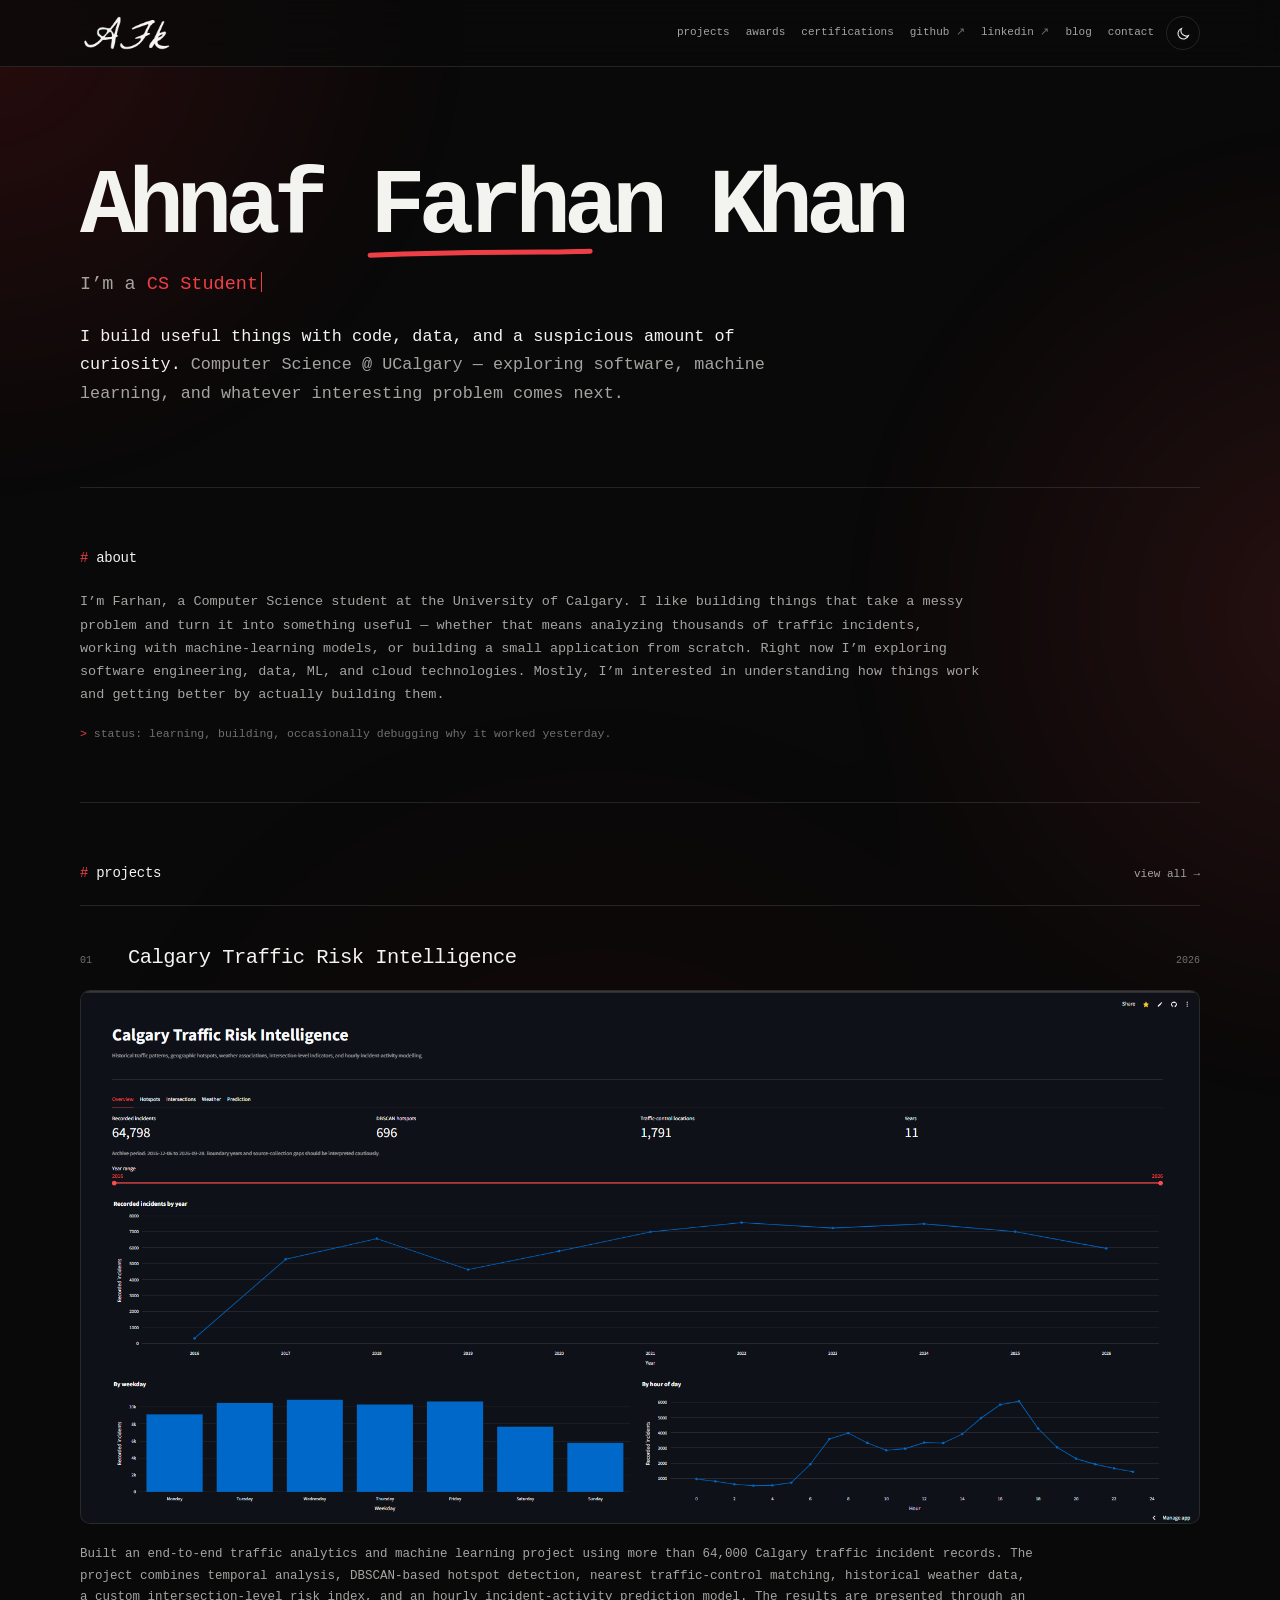
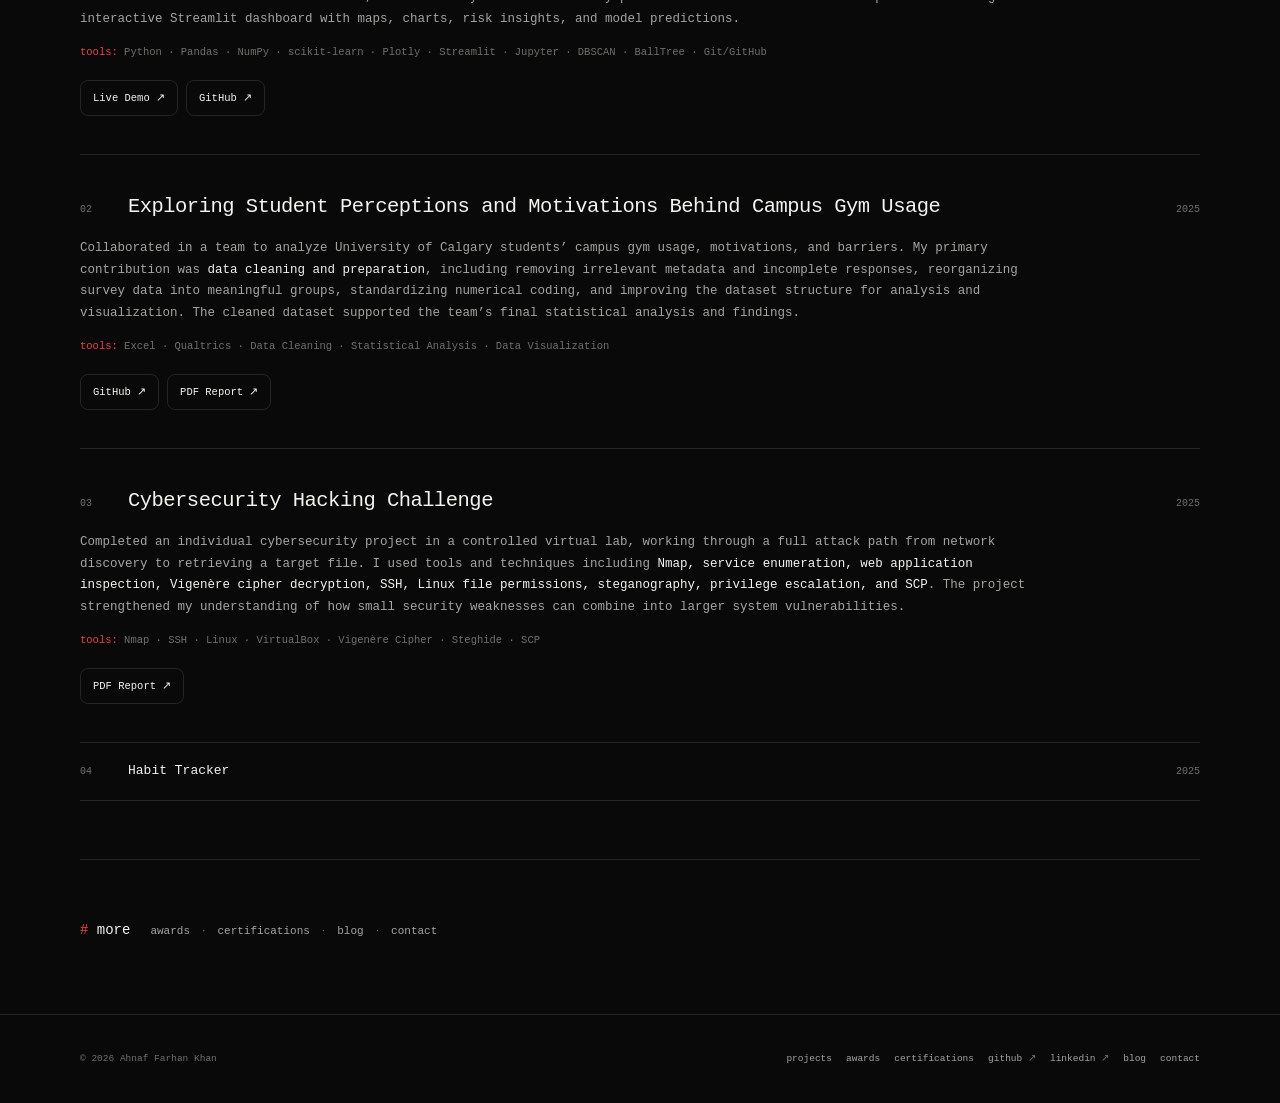
<file: index.html>
<!doctype html>
<html lang="en">
<head>
  <!-- Basic document metadata and SEO. -->
  <meta charset="utf-8">
  <meta name="viewport" content="width=device-width, initial-scale=1">
  <title>Ahnaf Farhan Khan — Computer Science</title>
  <meta name="description" content="Ahnaf Farhan Khan is a Computer Science student at the University of Calgary building across software, data, machine learning, and cloud technologies.">
  <meta name="author" content="Ahnaf Farhan Khan">
  <meta name="robots" content="index, follow">
  <meta name="theme-color" content="#090909">
  <meta name="color-scheme" content="dark light">

  <!-- Canonical URL tells search engines which public URL is the main one. -->
  <link rel="canonical" href="https://afarhank.dev/">

  <!-- Open Graph / social sharing metadata. -->
  <meta property="og:type" content="website">
  <meta property="og:title" content="Ahnaf Farhan Khan — Computer Science">
  <meta property="og:description" content="Ahnaf Farhan Khan is a Computer Science student at the University of Calgary building across software, data, machine learning, and cloud technologies.">
  <meta property="og:url" content="https://afarhank.dev/">
  <meta property="og:site_name" content="Ahnaf Farhan Khan">
  <meta property="og:image" content="https://afarhank.dev/assets/og-card.png">
  <meta property="og:image:width" content="1200">
  <meta property="og:image:height" content="630">

  <!-- X/Twitter uses the same large social preview card. -->
  <meta name="twitter:card" content="summary_large_image">
  <meta name="twitter:title" content="Ahnaf Farhan Khan — Computer Science">
  <meta name="twitter:description" content="Ahnaf Farhan Khan is a Computer Science student at the University of Calgary building across software, data, machine learning, and cloud technologies.">
  <meta name="twitter:image" content="https://afarhank.dev/assets/og-card.png">

  <!-- The favicon is derived from the user's AFK signature. -->
  <link rel="icon" href="/assets/favicon.ico" sizes="any">
  <link rel="icon" href="/assets/favicon.png" type="image/png">
  <link rel="apple-touch-icon" href="/assets/apple-touch-icon.png">
  <link rel="manifest" href="/site.webmanifest">

  <!--
    Apply a saved light theme before CSS loads to prevent a white/dark flash.
    Dark remains the default when the visitor has not chosen a theme.
  -->
  <script>
    document.documentElement.classList.add("js");
    try {
      if (localStorage.getItem("theme") === "light") {
        document.documentElement.dataset.theme = "light";
      }
    } catch (_) {}
  </script>

  <!-- One shared stylesheet keeps every page visually consistent. -->
  <link rel="stylesheet" href="/style.css?v=4">

  <!-- Structured data helps search engines understand the person behind the site. -->
  <script type="application/ld+json">
  {
    "@context": "https://schema.org",
    "@type": "Person",
    "name": "Ahnaf Farhan Khan",
    "alternateName": "Farhan",
    "url": "https://afarhank.dev/",
    "email": "mailto:ahnaffarhankhan@gmail.com",
    "sameAs": [
      "https://github.com/AhnafFarhanKhan",
      "https://www.linkedin.com/in/ahnaf-farhan/"
    ],
    "jobTitle": "Computer Science Student",
    "affiliation": {
      "@type": "CollegeOrUniversity",
      "name": "University of Calgary"
    },
    "knowsAbout": [
      "Software Engineering",
      "Data Analysis",
      "Machine Learning",
      "Cloud Computing"
    ]
  }
  </script>
</head>
<body>
<a class="skip-link" href="#main-content">Skip to content</a>

<!-- Sticky global header: signature left, navigation and theme controls right. -->
<header class="site-header">
  <div class="shell header-inner">
    <!-- The signature links back to the homepage. -->
    <a class="signature-mark" href="/" aria-label="Ahnaf Farhan Khan — home">
      <img src="/assets/AFK-signature.png" alt="AFK signature logo" width="270" height="112">
    </a>

    <div class="header-actions">
      <!-- Full navigation is shown on desktop. -->
      <nav class="primary-nav" aria-label="Primary navigation">
        <a href="/projects">projects</a>
        <a href="/awards">awards</a>
        <a href="/certifications">certifications</a>
        <a href="https://github.com/AhnafFarhanKhan" target="_blank" rel="noopener noreferrer">github <span class="external-mark" aria-hidden="true">↗</span></a>
        <a href="https://www.linkedin.com/in/ahnaf-farhan/" target="_blank" rel="noopener noreferrer">linkedin <span class="external-mark" aria-hidden="true">↗</span></a>
        <a href="/blog">blog</a>
        <a href="/contact">contact</a>
      </nav>

      <!-- Dark is the default. This button switches between dark and light themes. -->
      <button
        class="theme-toggle"
        type="button"
        data-theme-toggle
        aria-label="Switch to light theme"
        title="Switch to light theme"
        aria-pressed="false"
      >
        <svg class="icon-moon" viewBox="0 0 24 24" aria-hidden="true">
          <path d="M20 15.2A8.4 8.4 0 0 1 8.8 4 8.7 8.7 0 1 0 20 15.2Z"></path>
        </svg>
        <svg class="icon-sun" viewBox="0 0 24 24" aria-hidden="true">
          <circle cx="12" cy="12" r="3.5"></circle>
          <path d="M12 2v2.2M12 19.8V22M4.9 4.9l1.6 1.6M17.5 17.5l1.6 1.6M2 12h2.2M19.8 12H22M4.9 19.1l1.6-1.6M17.5 6.5l1.6-1.6"></path>
        </svg>
      </button>

      <!-- On smaller screens, the long navigation collapses into this menu button. -->
      <button
        class="menu-toggle"
        type="button"
        data-menu-toggle
        aria-label="Open navigation menu"
        aria-expanded="false"
        aria-controls="mobile-navigation"
      >
        <span class="menu-toggle-lines" aria-hidden="true"></span>
      </button>
    </div>
  </div>

  <!-- Mobile navigation contains the same destinations as the desktop navigation. -->
  <nav
    class="mobile-nav-panel"
    id="mobile-navigation"
    data-mobile-nav
    aria-label="Mobile navigation"
  >
    <a href="/projects">projects</a>
    <a href="/awards">awards</a>
    <a href="/certifications">certifications</a>
    <a href="https://github.com/AhnafFarhanKhan" target="_blank" rel="noopener noreferrer">github <span class="external-mark" aria-hidden="true">↗</span></a>
    <a href="https://www.linkedin.com/in/ahnaf-farhan/" target="_blank" rel="noopener noreferrer">linkedin <span class="external-mark" aria-hidden="true">↗</span></a>
    <a href="/blog">blog</a>
    <a href="/contact">contact</a>
  </nav>
</header>

<main id="main-content">
<!-- Compact hero: name, animated preferred-name underline, and typewriter role. -->
<section class="hero shell" aria-labelledby="home-title">

  <h1 id="home-title">
    Ahnaf
    <span class="name-emphasis">
      Farhan
      <!-- Hand-drawn SVG underline animates in once on page load. -->
      <svg class="name-underline" viewBox="0 0 180 20" preserveAspectRatio="none" aria-hidden="true">
        <path d="M3 10 C34 8, 72 7, 105 7 C126 7, 139 5, 151 7 C158 8, 153 11, 143 15 C154 12, 166 10, 177 9"></path>
      </svg>
    </span>
    Khan
  </h1>

  <!-- The animated text is aria-hidden; screen readers get one stable sentence below. -->
  <p class="hero-role">
    <span aria-hidden="true">
      I’m a
      <span class="typewriter-slot">
        <span data-typewriter="CS Student|Developer|Problem Solver"></span><span class="type-cursor"></span>
      </span>
    </span>
    <span class="sr-only">I’m a CS Student, Developer, and Problem Solver.</span>
  </p>

  <p class="hero-lede">
    <strong>I build useful things with code, data, and a suspicious amount of curiosity.</strong>
    Computer Science @ UCalgary — exploring software, machine learning, and whatever interesting problem comes next.
  </p>
</section>

<!-- About stays on the homepage so visitors learn who Farhan is without opening another page. -->
<section class="home-section shell" id="about" aria-labelledby="about-title">
  <div class="section-head" data-reveal>
    <h2 id="about-title">about</h2>
  </div>

  <p class="about-copy" data-reveal style="--reveal-delay: 60ms;">
    I’m Farhan, a Computer Science student at the University of Calgary. I like building things that take a messy problem and turn it into something useful — whether that means analyzing thousands of traffic incidents, working with machine-learning models, or building a small application from scratch. Right now I’m exploring software engineering, data, ML, and cloud technologies. Mostly, I’m interested in understanding how things work and getting better by actually building them.
  </p>

  <p class="status-line" data-reveal style="--reveal-delay: 120ms;">
    status: learning, building, occasionally debugging why it worked yesterday.
  </p>
</section>

<!-- Detailed project highlights: title, description, tools, and relevant links. -->
<section class="home-section shell" id="projects" aria-labelledby="projects-title">
  <div class="section-head" data-reveal>
    <h2 id="projects-title">projects</h2>
    <a class="section-link" href="/projects">view all →</a>
  </div>

  <div class="project-showcase">

    <article class="project-feature" data-reveal>
      <div class="project-feature-head">
        <p class="project-index">01</p>
        <h3>Calgary Traffic Risk Intelligence</h3>
        <p class="project-meta">2026</p>
      </div>

      <!-- Real screenshot supplied by Farhan from the Streamlit dashboard. -->
      <figure class="project-visual">
        <img
          src="/assets/projects/calgary-traffic-risk-dashboard.png"
          alt="Calgary Traffic Risk Intelligence Streamlit dashboard showing incident totals, hotspots, traffic-control locations, and traffic charts"
          width="1919"
          height="914"
          loading="lazy"
          decoding="async"
        >
      </figure>

      <p class="project-description">
        Built an end-to-end traffic analytics and machine learning project using more than 64,000 Calgary traffic incident records. The project combines temporal analysis, DBSCAN-based hotspot detection, nearest traffic-control matching, historical weather data, a custom intersection-level risk index, and an hourly incident-activity prediction model. The results are presented through an interactive Streamlit dashboard with maps, charts, risk insights, and model predictions.
      </p>

      <p class="project-stack" aria-label="Technologies used">
        Python · Pandas · NumPy · scikit-learn · Plotly · Streamlit · Jupyter · DBSCAN · BallTree · Git/GitHub
      </p>

      <div class="project-actions" aria-label="Calgary Traffic Risk Intelligence links">
        <a class="button" href="https://calgary-traffic-risk-ai.streamlit.app/" target="_blank" rel="noopener noreferrer">Live Demo ↗</a>
        <a class="button" href="https://github.com/AhnafFarhanKhan/calgary-traffic-risk-intelligence" target="_blank" rel="noopener noreferrer">GitHub ↗</a>
      </div>
    </article>

    <article class="project-feature" data-reveal style="--reveal-delay: 70ms;">
      <div class="project-feature-head">
        <p class="project-index">02</p>
        <h3>Exploring Student Perceptions and Motivations Behind Campus Gym Usage</h3>
        <p class="project-meta">2025</p>
      </div>

      <p class="project-description">
        Collaborated in a team to analyze University of Calgary students’ campus gym usage, motivations, and barriers. My primary contribution was <strong>data cleaning and preparation</strong>, including removing irrelevant metadata and incomplete responses, reorganizing survey data into meaningful groups, standardizing numerical coding, and improving the dataset structure for analysis and visualization. The cleaned dataset supported the team’s final statistical analysis and findings.
      </p>

      <p class="project-stack" aria-label="Technologies and methods used">
        Excel · Qualtrics · Data Cleaning · Statistical Analysis · Data Visualization
      </p>

      <div class="project-actions" aria-label="Campus gym analysis links">
        <a class="button" href="https://github.com/AhnafFarhanKhan/Data_201_FINAL-PROJECT" target="_blank" rel="noopener noreferrer">GitHub ↗</a>
        <a class="button" href="/assets/reports/campus-gym-usage-report.pdf" target="_blank" rel="noopener noreferrer">PDF Report ↗</a>
      </div>
    </article>

    <article class="project-feature" data-reveal style="--reveal-delay: 140ms;">
      <div class="project-feature-head">
        <p class="project-index">03</p>
        <h3>Cybersecurity Hacking Challenge</h3>
        <p class="project-meta">2025</p>
      </div>

      <p class="project-description">
        Completed an individual cybersecurity project in a controlled virtual lab, working through a full attack path from network discovery to retrieving a target file. I used tools and techniques including <strong>Nmap, service enumeration, web application inspection, Vigenère cipher decryption, SSH, Linux file permissions, steganography, privilege escalation, and SCP</strong>. The project strengthened my understanding of how small security weaknesses can combine into larger system vulnerabilities.
      </p>

      <p class="project-stack" aria-label="Technologies and methods used">
        Nmap · SSH · Linux · VirtualBox · Vigenère Cipher · Steghide · SCP
      </p>

      <div class="project-actions" aria-label="Cybersecurity hacking challenge links">
        <a class="button" href="/assets/reports/cybersecurity-hacking-challenge-report.pdf" target="_blank" rel="noopener noreferrer">PDF Report ↗</a>
      </div>
    </article>

    <!-- Habit Tracker stays intentionally minimal until a fuller case study is added. -->
    <div class="project-list project-list-single">
      <div class="project-row" data-reveal style="--reveal-delay: 180ms;">
        <p class="project-index">04</p>
        <h3>Habit Tracker</h3>
        <p class="project-meta">2025</p>
      </div>
    </div>
  </div>
</section>

<!-- "More" is deliberately compact: one line of links instead of large cards. -->
<section class="home-section shell" aria-labelledby="more-title">
  <div class="more-strip" data-reveal>
    <h2 id="more-title">more</h2>
    <nav class="inline-more" aria-label="More pages">
      <a href="/awards">awards</a>
      <span class="separator" aria-hidden="true">·</span>
      <a href="/certifications">certifications</a>
      <span class="separator" aria-hidden="true">·</span>
      <a href="/blog">blog</a>
      <span class="separator" aria-hidden="true">·</span>
      <a href="/contact">contact</a>
    </nav>
  </div>
</section>
</main>

<!-- Footer repeats the main destinations so navigation is available at the end of every page. -->
<footer class="site-footer">
  <div class="shell footer-inner">
    <p class="footer-copy">© 2026 Ahnaf Farhan Khan</p>

    <nav class="footer-nav" aria-label="Footer navigation">
        <a href="/projects">projects</a>
        <a href="/awards">awards</a>
        <a href="/certifications">certifications</a>
        <a href="https://github.com/AhnafFarhanKhan" target="_blank" rel="noopener noreferrer">github <span class="external-mark" aria-hidden="true">↗</span></a>
        <a href="https://www.linkedin.com/in/ahnaf-farhan/" target="_blank" rel="noopener noreferrer">linkedin <span class="external-mark" aria-hidden="true">↗</span></a>
        <a href="/blog">blog</a>
        <a href="/contact">contact</a>
    </nav>
  </div>
</footer>

<!-- One shared script powers theme switching, menus, typewriter, reveal, and copy-email. -->
<script src="/script.js?v=4" defer></script>
</body>
</html>
</file>
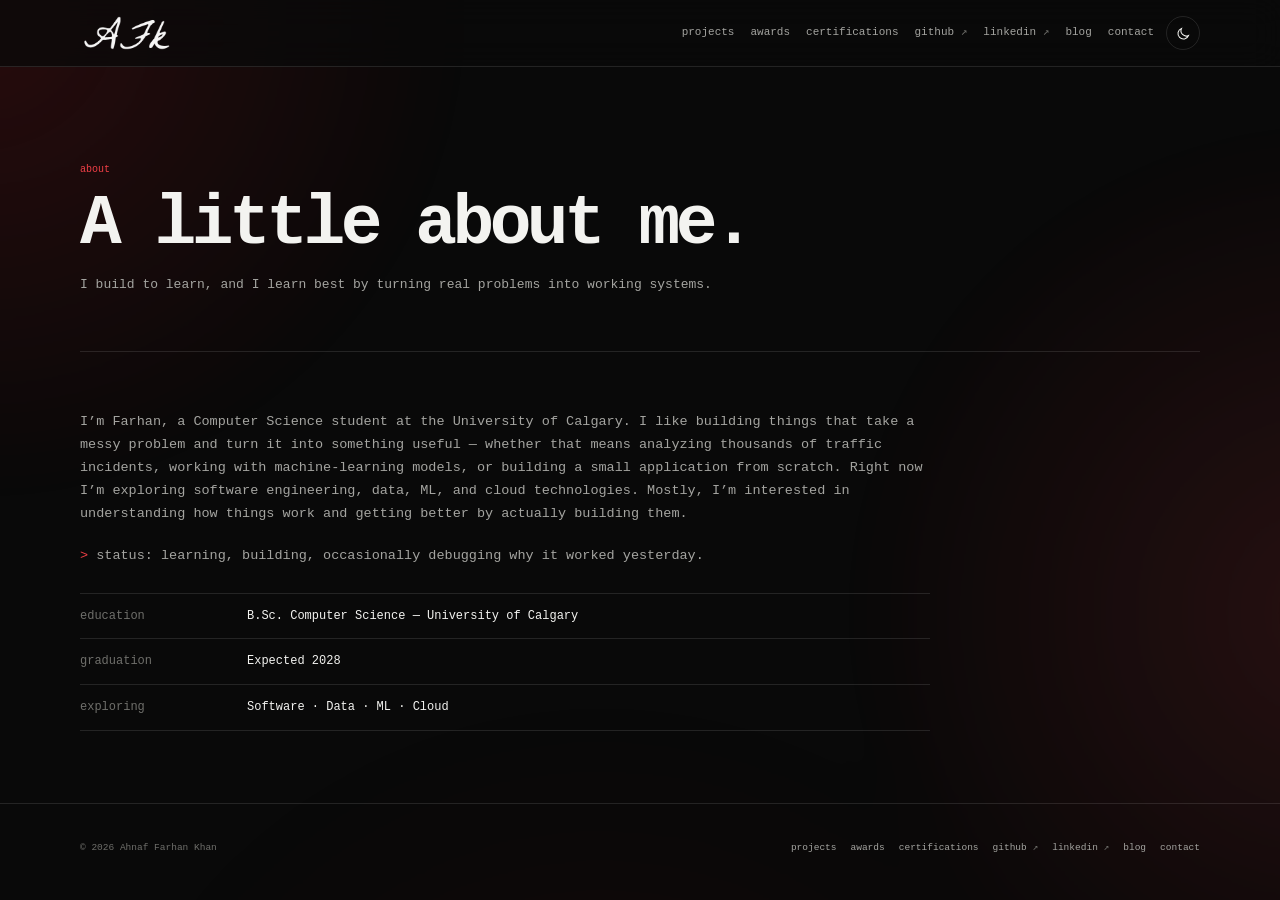
<file: about.html>
<!doctype html>
<html lang="en">
<head>
  <!-- Basic document metadata and SEO. -->
  <meta charset="utf-8">
  <meta name="viewport" content="width=device-width, initial-scale=1">
  <title>About — Ahnaf Farhan Khan</title>
  <meta name="description" content="About Ahnaf Farhan Khan, a Computer Science student at the University of Calgary.">
  <meta name="author" content="Ahnaf Farhan Khan">
  <meta name="robots" content="index, follow">
  <meta name="theme-color" content="#090909">
  <meta name="color-scheme" content="dark light">

  <!-- Canonical URL tells search engines which public URL is the main one. -->
  <link rel="canonical" href="https://afarhank.dev/about">

  <!-- Open Graph / social sharing metadata. -->
  <meta property="og:type" content="website">
  <meta property="og:title" content="About — Ahnaf Farhan Khan">
  <meta property="og:description" content="About Ahnaf Farhan Khan, a Computer Science student at the University of Calgary.">
  <meta property="og:url" content="https://afarhank.dev/about">
  <meta property="og:site_name" content="Ahnaf Farhan Khan">
  <meta property="og:image" content="https://afarhank.dev/assets/og-card.png">
  <meta property="og:image:width" content="1200">
  <meta property="og:image:height" content="630">

  <!-- X/Twitter uses the same large social preview card. -->
  <meta name="twitter:card" content="summary_large_image">
  <meta name="twitter:title" content="About — Ahnaf Farhan Khan">
  <meta name="twitter:description" content="About Ahnaf Farhan Khan, a Computer Science student at the University of Calgary.">
  <meta name="twitter:image" content="https://afarhank.dev/assets/og-card.png">

  <!-- The favicon is derived from the user's AFK signature. -->
  <link rel="icon" href="/assets/favicon.ico" sizes="any">
  <link rel="icon" href="/assets/favicon.png" type="image/png">
  <link rel="apple-touch-icon" href="/assets/apple-touch-icon.png">
  <link rel="manifest" href="/site.webmanifest">

  <!--
    Apply a saved light theme before CSS loads to prevent a white/dark flash.
    Dark remains the default when the visitor has not chosen a theme.
  -->
  <script>
    document.documentElement.classList.add("js");
    try {
      if (localStorage.getItem("theme") === "light") {
        document.documentElement.dataset.theme = "light";
      }
    } catch (_) {}
  </script>

  <!-- One shared stylesheet keeps every page visually consistent. -->
  <link rel="stylesheet" href="/style.css?v=4">

</head>
<body>
<a class="skip-link" href="#main-content">Skip to content</a>

<!-- Sticky global header: signature left, navigation and theme controls right. -->
<header class="site-header">
  <div class="shell header-inner">
    <!-- The signature links back to the homepage. -->
    <a class="signature-mark" href="/" aria-label="Ahnaf Farhan Khan — home">
      <img src="/assets/AFK-signature.png" alt="AFK signature logo" width="270" height="112">
    </a>

    <div class="header-actions">
      <!-- Full navigation is shown on desktop. -->
      <nav class="primary-nav" aria-label="Primary navigation">
        <a href="/projects">projects</a>
        <a href="/awards">awards</a>
        <a href="/certifications">certifications</a>
        <a href="https://github.com/AhnafFarhanKhan" target="_blank" rel="noopener noreferrer">github <span class="external-mark" aria-hidden="true">↗</span></a>
        <a href="https://www.linkedin.com/in/ahnaf-farhan/" target="_blank" rel="noopener noreferrer">linkedin <span class="external-mark" aria-hidden="true">↗</span></a>
        <a href="/blog">blog</a>
        <a href="/contact">contact</a>
      </nav>

      <!-- Dark is the default. This button switches between dark and light themes. -->
      <button
        class="theme-toggle"
        type="button"
        data-theme-toggle
        aria-label="Switch to light theme"
        title="Switch to light theme"
        aria-pressed="false"
      >
        <svg class="icon-moon" viewBox="0 0 24 24" aria-hidden="true">
          <path d="M20 15.2A8.4 8.4 0 0 1 8.8 4 8.7 8.7 0 1 0 20 15.2Z"></path>
        </svg>
        <svg class="icon-sun" viewBox="0 0 24 24" aria-hidden="true">
          <circle cx="12" cy="12" r="3.5"></circle>
          <path d="M12 2v2.2M12 19.8V22M4.9 4.9l1.6 1.6M17.5 17.5l1.6 1.6M2 12h2.2M19.8 12H22M4.9 19.1l1.6-1.6M17.5 6.5l1.6-1.6"></path>
        </svg>
      </button>

      <!-- On smaller screens, the long navigation collapses into this menu button. -->
      <button
        class="menu-toggle"
        type="button"
        data-menu-toggle
        aria-label="Open navigation menu"
        aria-expanded="false"
        aria-controls="mobile-navigation"
      >
        <span class="menu-toggle-lines" aria-hidden="true"></span>
      </button>
    </div>
  </div>

  <!-- Mobile navigation contains the same destinations as the desktop navigation. -->
  <nav
    class="mobile-nav-panel"
    id="mobile-navigation"
    data-mobile-nav
    aria-label="Mobile navigation"
  >
    <a href="/projects">projects</a>
    <a href="/awards">awards</a>
    <a href="/certifications">certifications</a>
    <a href="https://github.com/AhnafFarhanKhan" target="_blank" rel="noopener noreferrer">github <span class="external-mark" aria-hidden="true">↗</span></a>
    <a href="https://www.linkedin.com/in/ahnaf-farhan/" target="_blank" rel="noopener noreferrer">linkedin <span class="external-mark" aria-hidden="true">↗</span></a>
    <a href="/blog">blog</a>
    <a href="/contact">contact</a>
  </nav>
</header>

<main id="main-content">
<!-- A direct About page for visitors who arrive from search or a shared link. -->
<section class="page-hero shell">
  <p class="page-eyebrow">about</p>
  <h1>A little about me.</h1>
  <p>I build to learn, and I learn best by turning real problems into working systems.</p>
</section>

<section class="page-section shell">
  <div class="prose">
    <p data-reveal>
      I’m Farhan, a Computer Science student at the University of Calgary. I like building things that take a messy problem and turn it into something useful — whether that means analyzing thousands of traffic incidents, working with machine-learning models, or building a small application from scratch. Right now I’m exploring software engineering, data, ML, and cloud technologies. Mostly, I’m interested in understanding how things work and getting better by actually building them.
    </p>

    <p class="status-line" data-reveal style="--reveal-delay: 70ms;">
      status: learning, building, occasionally debugging why it worked yesterday.
    </p>

    <div class="fact-list" data-reveal style="--reveal-delay: 120ms;">
      <div class="fact-row"><span>education</span><span>B.Sc. Computer Science — University of Calgary</span></div>
      <div class="fact-row"><span>graduation</span><span>Expected 2028</span></div>
      <div class="fact-row"><span>exploring</span><span>Software · Data · ML · Cloud</span></div>
    </div>
  </div>
</section>
</main>

<!-- Footer repeats the main destinations so navigation is available at the end of every page. -->
<footer class="site-footer">
  <div class="shell footer-inner">
    <p class="footer-copy">© 2026 Ahnaf Farhan Khan</p>

    <nav class="footer-nav" aria-label="Footer navigation">
        <a href="/projects">projects</a>
        <a href="/awards">awards</a>
        <a href="/certifications">certifications</a>
        <a href="https://github.com/AhnafFarhanKhan" target="_blank" rel="noopener noreferrer">github <span class="external-mark" aria-hidden="true">↗</span></a>
        <a href="https://www.linkedin.com/in/ahnaf-farhan/" target="_blank" rel="noopener noreferrer">linkedin <span class="external-mark" aria-hidden="true">↗</span></a>
        <a href="/blog">blog</a>
        <a href="/contact">contact</a>
    </nav>
  </div>
</footer>

<!-- One shared script powers theme switching, menus, typewriter, reveal, and copy-email. -->
<script src="/script.js?v=4" defer></script>
</body>
</html>
</file>
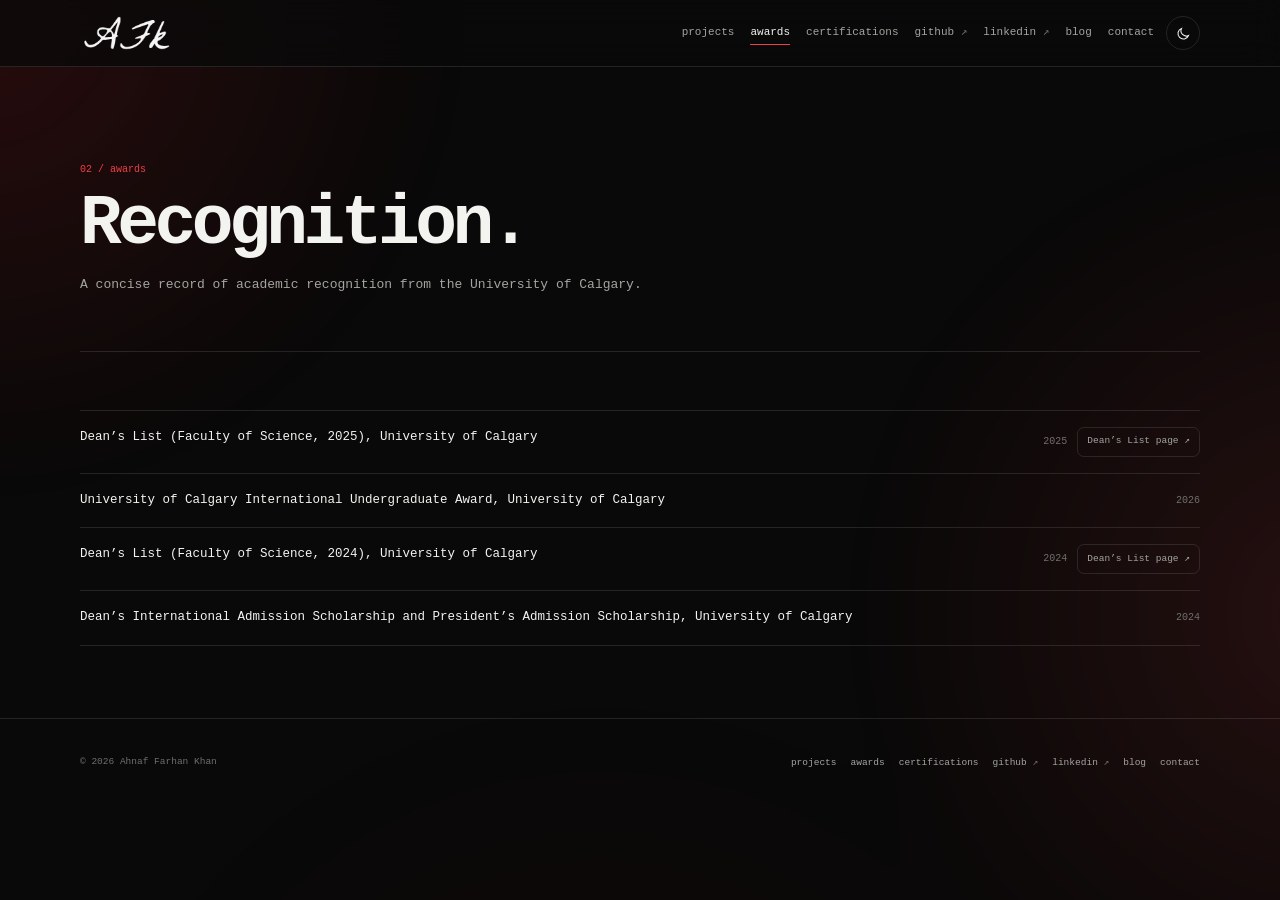
<file: awards.html>
<!doctype html>
<html lang="en">
<head>
  <!-- Basic document metadata and SEO. -->
  <meta charset="utf-8">
  <meta name="viewport" content="width=device-width, initial-scale=1">
  <title>Awards — Ahnaf Farhan Khan</title>
  <meta name="description" content="Academic awards and recognition received by Ahnaf Farhan Khan at the University of Calgary.">
  <meta name="author" content="Ahnaf Farhan Khan">
  <meta name="robots" content="index, follow">
  <meta name="theme-color" content="#090909">
  <meta name="color-scheme" content="dark light">

  <!-- Canonical URL tells search engines which public URL is the main one. -->
  <link rel="canonical" href="https://afarhank.dev/awards">

  <!-- Open Graph / social sharing metadata. -->
  <meta property="og:type" content="website">
  <meta property="og:title" content="Awards — Ahnaf Farhan Khan">
  <meta property="og:description" content="Academic awards and recognition received by Ahnaf Farhan Khan at the University of Calgary.">
  <meta property="og:url" content="https://afarhank.dev/awards">
  <meta property="og:site_name" content="Ahnaf Farhan Khan">
  <meta property="og:image" content="https://afarhank.dev/assets/og-card.png">
  <meta property="og:image:width" content="1200">
  <meta property="og:image:height" content="630">

  <!-- X/Twitter uses the same large social preview card. -->
  <meta name="twitter:card" content="summary_large_image">
  <meta name="twitter:title" content="Awards — Ahnaf Farhan Khan">
  <meta name="twitter:description" content="Academic awards and recognition received by Ahnaf Farhan Khan at the University of Calgary.">
  <meta name="twitter:image" content="https://afarhank.dev/assets/og-card.png">

  <!-- The favicon is derived from the user's AFK signature. -->
  <link rel="icon" href="/assets/favicon.ico" sizes="any">
  <link rel="icon" href="/assets/favicon.png" type="image/png">
  <link rel="apple-touch-icon" href="/assets/apple-touch-icon.png">
  <link rel="manifest" href="/site.webmanifest">

  <!--
    Apply a saved light theme before CSS loads to prevent a white/dark flash.
    Dark remains the default when the visitor has not chosen a theme.
  -->
  <script>
    document.documentElement.classList.add("js");
    try {
      if (localStorage.getItem("theme") === "light") {
        document.documentElement.dataset.theme = "light";
      }
    } catch (_) {}
  </script>

  <!-- One shared stylesheet keeps every page visually consistent. -->
  <link rel="stylesheet" href="/style.css?v=4">

</head>
<body>
<a class="skip-link" href="#main-content">Skip to content</a>

<!-- Sticky global header: signature left, navigation and theme controls right. -->
<header class="site-header">
  <div class="shell header-inner">
    <!-- The signature links back to the homepage. -->
    <a class="signature-mark" href="/" aria-label="Ahnaf Farhan Khan — home">
      <img src="/assets/AFK-signature.png" alt="AFK signature logo" width="270" height="112">
    </a>

    <div class="header-actions">
      <!-- Full navigation is shown on desktop. -->
      <nav class="primary-nav" aria-label="Primary navigation">
        <a href="/projects">projects</a>
        <a href="/awards" aria-current="page">awards</a>
        <a href="/certifications">certifications</a>
        <a href="https://github.com/AhnafFarhanKhan" target="_blank" rel="noopener noreferrer">github <span class="external-mark" aria-hidden="true">↗</span></a>
        <a href="https://www.linkedin.com/in/ahnaf-farhan/" target="_blank" rel="noopener noreferrer">linkedin <span class="external-mark" aria-hidden="true">↗</span></a>
        <a href="/blog">blog</a>
        <a href="/contact">contact</a>
      </nav>

      <!-- Dark is the default. This button switches between dark and light themes. -->
      <button
        class="theme-toggle"
        type="button"
        data-theme-toggle
        aria-label="Switch to light theme"
        title="Switch to light theme"
        aria-pressed="false"
      >
        <svg class="icon-moon" viewBox="0 0 24 24" aria-hidden="true">
          <path d="M20 15.2A8.4 8.4 0 0 1 8.8 4 8.7 8.7 0 1 0 20 15.2Z"></path>
        </svg>
        <svg class="icon-sun" viewBox="0 0 24 24" aria-hidden="true">
          <circle cx="12" cy="12" r="3.5"></circle>
          <path d="M12 2v2.2M12 19.8V22M4.9 4.9l1.6 1.6M17.5 17.5l1.6 1.6M2 12h2.2M19.8 12H22M4.9 19.1l1.6-1.6M17.5 6.5l1.6-1.6"></path>
        </svg>
      </button>

      <!-- On smaller screens, the long navigation collapses into this menu button. -->
      <button
        class="menu-toggle"
        type="button"
        data-menu-toggle
        aria-label="Open navigation menu"
        aria-expanded="false"
        aria-controls="mobile-navigation"
      >
        <span class="menu-toggle-lines" aria-hidden="true"></span>
      </button>
    </div>
  </div>

  <!-- Mobile navigation contains the same destinations as the desktop navigation. -->
  <nav
    class="mobile-nav-panel"
    id="mobile-navigation"
    data-mobile-nav
    aria-label="Mobile navigation"
  >
    <a href="/projects">projects</a>
    <a href="/awards" aria-current="page">awards</a>
    <a href="/certifications">certifications</a>
    <a href="https://github.com/AhnafFarhanKhan" target="_blank" rel="noopener noreferrer">github <span class="external-mark" aria-hidden="true">↗</span></a>
    <a href="https://www.linkedin.com/in/ahnaf-farhan/" target="_blank" rel="noopener noreferrer">linkedin <span class="external-mark" aria-hidden="true">↗</span></a>
    <a href="/blog">blog</a>
    <a href="/contact">contact</a>
  </nav>
</header>

<main id="main-content">
<!-- Page introduction. -->
<section class="page-hero shell">
  <p class="page-eyebrow">02 / awards</p>
  <h1>Recognition.</h1>
  <p>A concise record of academic recognition from the University of Calgary.</p>
</section>

<!-- Awards remain simple rows; linked records get a small verification button. -->
<section class="page-section shell" aria-labelledby="awards-list-title">
  <h2 id="awards-list-title" class="sr-only">Awards list</h2>

  <div class="award-list">
    <article class="award-item" data-reveal>
      <p>Dean’s List (Faculty of Science, 2025), University of Calgary</p>
      <div class="award-aside">
        <span class="year">2025</span>
        <a class="mini-button" href="https://science.ucalgary.ca/about/excellence-and-awards/deans-list" target="_blank" rel="noopener noreferrer">Dean’s List page ↗</a>
      </div>
    </article>

    <article class="award-item" data-reveal style="--reveal-delay: 60ms;">
      <p>University of Calgary International Undergraduate Award, University of Calgary</p>
      <div class="award-aside">
        <span class="year">2026</span>
      </div>
    </article>

    <article class="award-item" data-reveal style="--reveal-delay: 120ms;">
      <p>Dean’s List (Faculty of Science, 2024), University of Calgary</p>
      <div class="award-aside">
        <span class="year">2024</span>
        <a class="mini-button" href="https://science.ucalgary.ca/about/excellence-and-awards/deans-list" target="_blank" rel="noopener noreferrer">Dean’s List page ↗</a>
      </div>
    </article>

    <article class="award-item" data-reveal style="--reveal-delay: 180ms;">
      <p>Dean’s International Admission Scholarship and President’s Admission Scholarship, University of Calgary</p>
      <div class="award-aside">
        <span class="year">2024</span>
      </div>
    </article>
  </div>
</section>
</main>

<!-- Footer repeats the main destinations so navigation is available at the end of every page. -->
<footer class="site-footer">
  <div class="shell footer-inner">
    <p class="footer-copy">© 2026 Ahnaf Farhan Khan</p>

    <nav class="footer-nav" aria-label="Footer navigation">
        <a href="/projects">projects</a>
        <a href="/awards" aria-current="page">awards</a>
        <a href="/certifications">certifications</a>
        <a href="https://github.com/AhnafFarhanKhan" target="_blank" rel="noopener noreferrer">github <span class="external-mark" aria-hidden="true">↗</span></a>
        <a href="https://www.linkedin.com/in/ahnaf-farhan/" target="_blank" rel="noopener noreferrer">linkedin <span class="external-mark" aria-hidden="true">↗</span></a>
        <a href="/blog">blog</a>
        <a href="/contact">contact</a>
    </nav>
  </div>
</footer>

<!-- One shared script powers theme switching, menus, typewriter, reveal, and copy-email. -->
<script src="/script.js?v=4" defer></script>
</body>
</html>
</file>
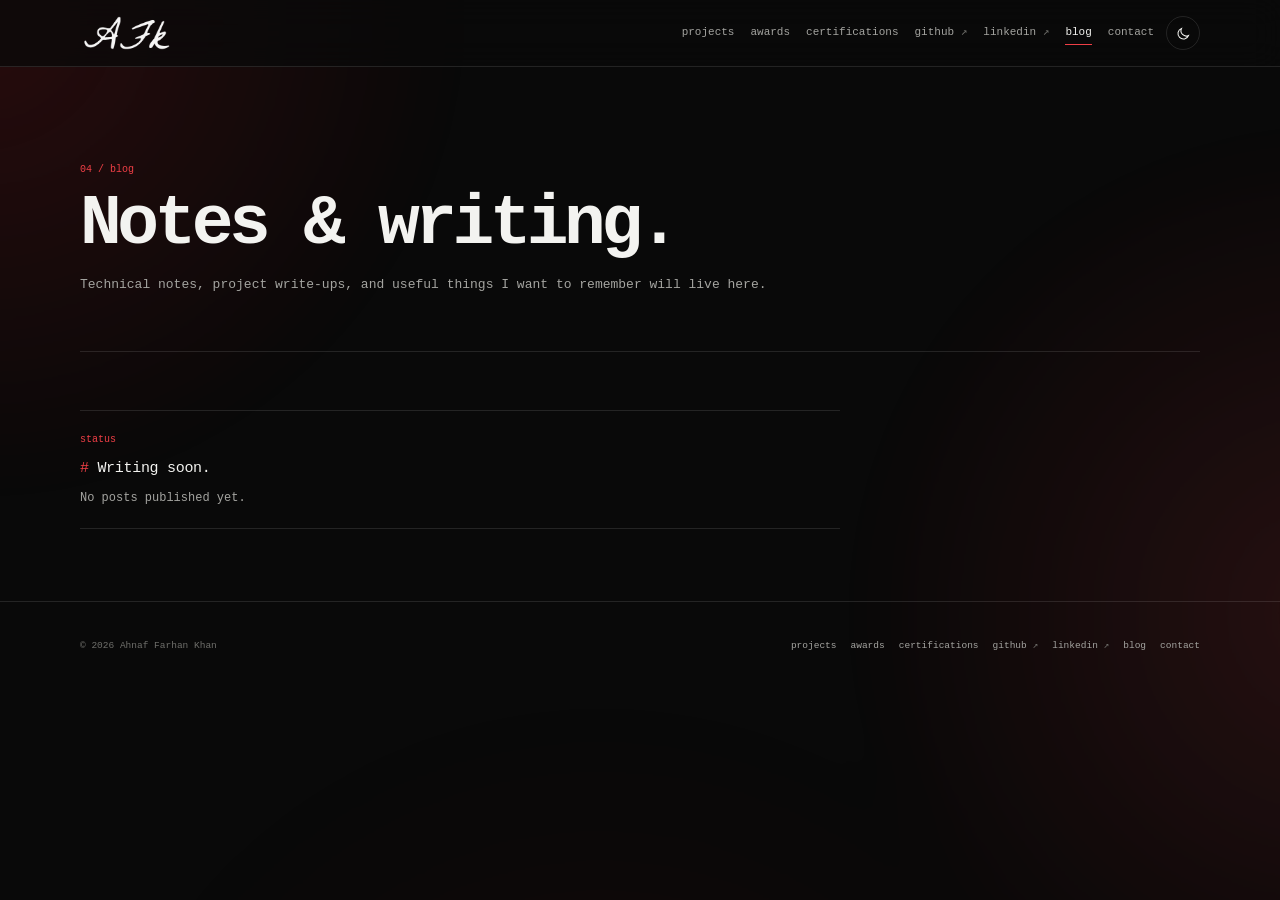
<file: blog.html>
<!doctype html>
<html lang="en">
<head>
  <!-- Basic document metadata and SEO. -->
  <meta charset="utf-8">
  <meta name="viewport" content="width=device-width, initial-scale=1">
  <title>Blog — Ahnaf Farhan Khan</title>
  <meta name="description" content="Technical notes, project write-ups, and learning notes by Ahnaf Farhan Khan.">
  <meta name="author" content="Ahnaf Farhan Khan">
  <meta name="robots" content="index, follow">
  <meta name="theme-color" content="#090909">
  <meta name="color-scheme" content="dark light">

  <!-- Canonical URL tells search engines which public URL is the main one. -->
  <link rel="canonical" href="https://afarhank.dev/blog">

  <!-- Open Graph / social sharing metadata. -->
  <meta property="og:type" content="website">
  <meta property="og:title" content="Blog — Ahnaf Farhan Khan">
  <meta property="og:description" content="Technical notes, project write-ups, and learning notes by Ahnaf Farhan Khan.">
  <meta property="og:url" content="https://afarhank.dev/blog">
  <meta property="og:site_name" content="Ahnaf Farhan Khan">
  <meta property="og:image" content="https://afarhank.dev/assets/og-card.png">
  <meta property="og:image:width" content="1200">
  <meta property="og:image:height" content="630">

  <!-- X/Twitter uses the same large social preview card. -->
  <meta name="twitter:card" content="summary_large_image">
  <meta name="twitter:title" content="Blog — Ahnaf Farhan Khan">
  <meta name="twitter:description" content="Technical notes, project write-ups, and learning notes by Ahnaf Farhan Khan.">
  <meta name="twitter:image" content="https://afarhank.dev/assets/og-card.png">

  <!-- The favicon is derived from the user's AFK signature. -->
  <link rel="icon" href="/assets/favicon.ico" sizes="any">
  <link rel="icon" href="/assets/favicon.png" type="image/png">
  <link rel="apple-touch-icon" href="/assets/apple-touch-icon.png">
  <link rel="manifest" href="/site.webmanifest">

  <!--
    Apply a saved light theme before CSS loads to prevent a white/dark flash.
    Dark remains the default when the visitor has not chosen a theme.
  -->
  <script>
    document.documentElement.classList.add("js");
    try {
      if (localStorage.getItem("theme") === "light") {
        document.documentElement.dataset.theme = "light";
      }
    } catch (_) {}
  </script>

  <!-- One shared stylesheet keeps every page visually consistent. -->
  <link rel="stylesheet" href="/style.css?v=4">

</head>
<body>
<a class="skip-link" href="#main-content">Skip to content</a>

<!-- Sticky global header: signature left, navigation and theme controls right. -->
<header class="site-header">
  <div class="shell header-inner">
    <!-- The signature links back to the homepage. -->
    <a class="signature-mark" href="/" aria-label="Ahnaf Farhan Khan — home">
      <img src="/assets/AFK-signature.png" alt="AFK signature logo" width="270" height="112">
    </a>

    <div class="header-actions">
      <!-- Full navigation is shown on desktop. -->
      <nav class="primary-nav" aria-label="Primary navigation">
        <a href="/projects">projects</a>
        <a href="/awards">awards</a>
        <a href="/certifications">certifications</a>
        <a href="https://github.com/AhnafFarhanKhan" target="_blank" rel="noopener noreferrer">github <span class="external-mark" aria-hidden="true">↗</span></a>
        <a href="https://www.linkedin.com/in/ahnaf-farhan/" target="_blank" rel="noopener noreferrer">linkedin <span class="external-mark" aria-hidden="true">↗</span></a>
        <a href="/blog" aria-current="page">blog</a>
        <a href="/contact">contact</a>
      </nav>

      <!-- Dark is the default. This button switches between dark and light themes. -->
      <button
        class="theme-toggle"
        type="button"
        data-theme-toggle
        aria-label="Switch to light theme"
        title="Switch to light theme"
        aria-pressed="false"
      >
        <svg class="icon-moon" viewBox="0 0 24 24" aria-hidden="true">
          <path d="M20 15.2A8.4 8.4 0 0 1 8.8 4 8.7 8.7 0 1 0 20 15.2Z"></path>
        </svg>
        <svg class="icon-sun" viewBox="0 0 24 24" aria-hidden="true">
          <circle cx="12" cy="12" r="3.5"></circle>
          <path d="M12 2v2.2M12 19.8V22M4.9 4.9l1.6 1.6M17.5 17.5l1.6 1.6M2 12h2.2M19.8 12H22M4.9 19.1l1.6-1.6M17.5 6.5l1.6-1.6"></path>
        </svg>
      </button>

      <!-- On smaller screens, the long navigation collapses into this menu button. -->
      <button
        class="menu-toggle"
        type="button"
        data-menu-toggle
        aria-label="Open navigation menu"
        aria-expanded="false"
        aria-controls="mobile-navigation"
      >
        <span class="menu-toggle-lines" aria-hidden="true"></span>
      </button>
    </div>
  </div>

  <!-- Mobile navigation contains the same destinations as the desktop navigation. -->
  <nav
    class="mobile-nav-panel"
    id="mobile-navigation"
    data-mobile-nav
    aria-label="Mobile navigation"
  >
    <a href="/projects">projects</a>
    <a href="/awards">awards</a>
    <a href="/certifications">certifications</a>
    <a href="https://github.com/AhnafFarhanKhan" target="_blank" rel="noopener noreferrer">github <span class="external-mark" aria-hidden="true">↗</span></a>
    <a href="https://www.linkedin.com/in/ahnaf-farhan/" target="_blank" rel="noopener noreferrer">linkedin <span class="external-mark" aria-hidden="true">↗</span></a>
    <a href="/blog" aria-current="page">blog</a>
    <a href="/contact">contact</a>
  </nav>
</header>

<main id="main-content">
<!-- Page introduction. -->
<section class="page-hero shell">
  <p class="page-eyebrow">04 / blog</p>
  <h1>Notes &amp; writing.</h1>
  <p>Technical notes, project write-ups, and useful things I want to remember will live here.</p>
</section>

<!-- Empty state until the first article is published. -->
<section class="page-section shell">
  <div class="empty-panel" data-reveal>
    <p class="label">status</p>
    <h2>Writing soon.</h2>
    <p>No posts published yet.</p>
  </div>
</section>
</main>

<!-- Footer repeats the main destinations so navigation is available at the end of every page. -->
<footer class="site-footer">
  <div class="shell footer-inner">
    <p class="footer-copy">© 2026 Ahnaf Farhan Khan</p>

    <nav class="footer-nav" aria-label="Footer navigation">
        <a href="/projects">projects</a>
        <a href="/awards">awards</a>
        <a href="/certifications">certifications</a>
        <a href="https://github.com/AhnafFarhanKhan" target="_blank" rel="noopener noreferrer">github <span class="external-mark" aria-hidden="true">↗</span></a>
        <a href="https://www.linkedin.com/in/ahnaf-farhan/" target="_blank" rel="noopener noreferrer">linkedin <span class="external-mark" aria-hidden="true">↗</span></a>
        <a href="/blog" aria-current="page">blog</a>
        <a href="/contact">contact</a>
    </nav>
  </div>
</footer>

<!-- One shared script powers theme switching, menus, typewriter, reveal, and copy-email. -->
<script src="/script.js?v=4" defer></script>
</body>
</html>
</file>
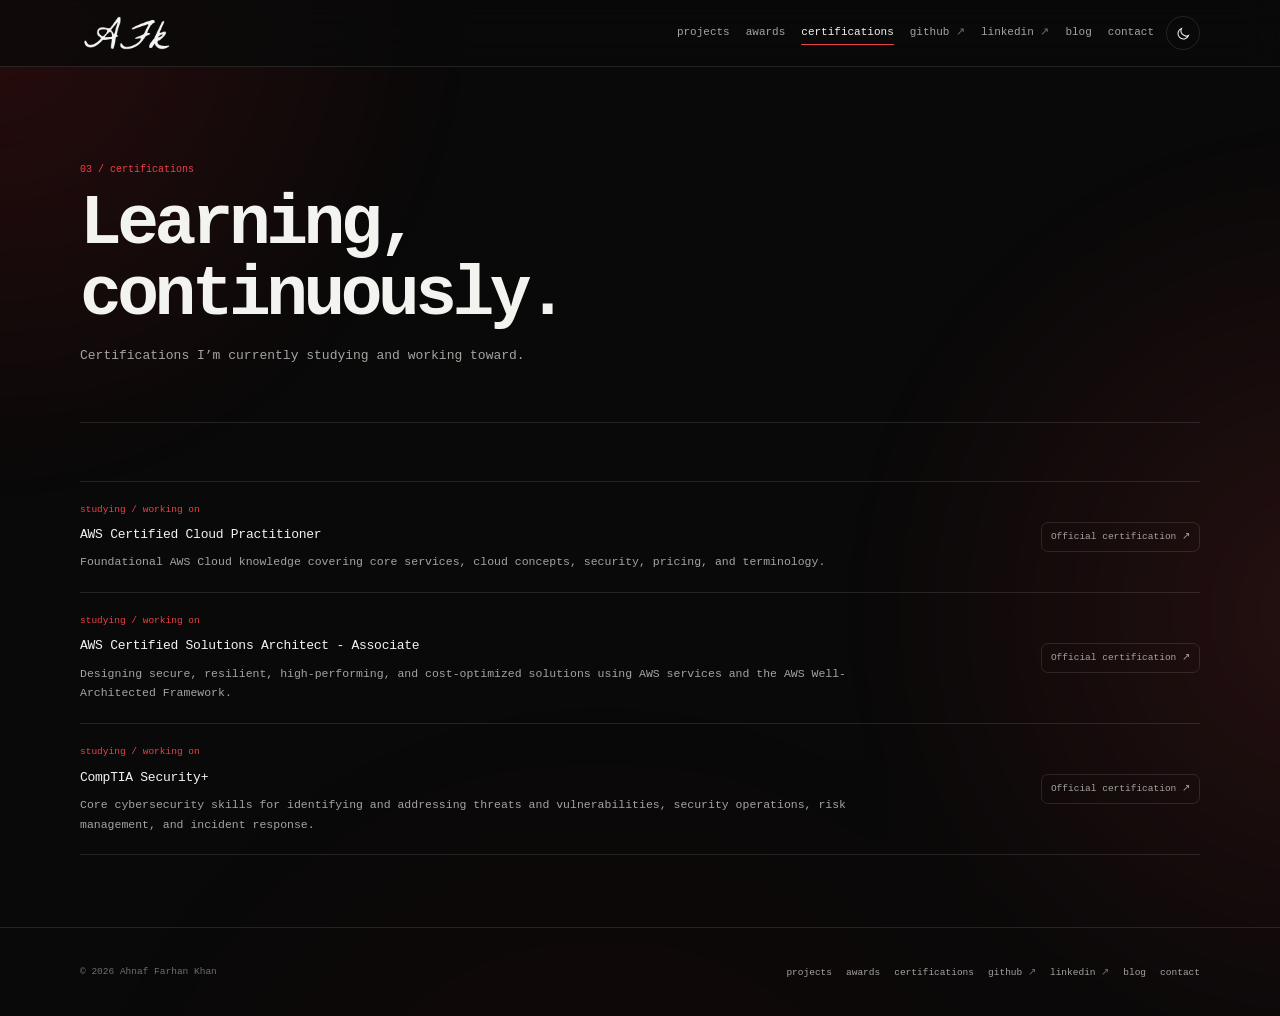
<file: certifications.html>
<!doctype html>
<html lang="en">
<head>
  <!-- Basic document metadata and SEO. -->
  <meta charset="utf-8">
  <meta name="viewport" content="width=device-width, initial-scale=1">
  <title>Certifications — Ahnaf Farhan Khan</title>
  <meta name="description" content="Certifications and current technical learning by Ahnaf Farhan Khan.">
  <meta name="author" content="Ahnaf Farhan Khan">
  <meta name="robots" content="index, follow">
  <meta name="theme-color" content="#090909">
  <meta name="color-scheme" content="dark light">

  <!-- Canonical URL tells search engines which public URL is the main one. -->
  <link rel="canonical" href="https://afarhank.dev/certifications">

  <!-- Open Graph / social sharing metadata. -->
  <meta property="og:type" content="website">
  <meta property="og:title" content="Certifications — Ahnaf Farhan Khan">
  <meta property="og:description" content="Certifications and current technical learning by Ahnaf Farhan Khan.">
  <meta property="og:url" content="https://afarhank.dev/certifications">
  <meta property="og:site_name" content="Ahnaf Farhan Khan">
  <meta property="og:image" content="https://afarhank.dev/assets/og-card.png">
  <meta property="og:image:width" content="1200">
  <meta property="og:image:height" content="630">

  <!-- X/Twitter uses the same large social preview card. -->
  <meta name="twitter:card" content="summary_large_image">
  <meta name="twitter:title" content="Certifications — Ahnaf Farhan Khan">
  <meta name="twitter:description" content="Certifications and current technical learning by Ahnaf Farhan Khan.">
  <meta name="twitter:image" content="https://afarhank.dev/assets/og-card.png">

  <!-- The favicon is derived from the user's AFK signature. -->
  <link rel="icon" href="/assets/favicon.ico" sizes="any">
  <link rel="icon" href="/assets/favicon.png" type="image/png">
  <link rel="apple-touch-icon" href="/assets/apple-touch-icon.png">
  <link rel="manifest" href="/site.webmanifest">

  <!--
    Apply a saved light theme before CSS loads to prevent a white/dark flash.
    Dark remains the default when the visitor has not chosen a theme.
  -->
  <script>
    document.documentElement.classList.add("js");
    try {
      if (localStorage.getItem("theme") === "light") {
        document.documentElement.dataset.theme = "light";
      }
    } catch (_) {}
  </script>

  <!-- One shared stylesheet keeps every page visually consistent. -->
  <link rel="stylesheet" href="/style.css?v=4">

</head>
<body>
<a class="skip-link" href="#main-content">Skip to content</a>

<!-- Sticky global header: signature left, navigation and theme controls right. -->
<header class="site-header">
  <div class="shell header-inner">
    <!-- The signature links back to the homepage. -->
    <a class="signature-mark" href="/" aria-label="Ahnaf Farhan Khan — home">
      <img src="/assets/AFK-signature.png" alt="AFK signature logo" width="270" height="112">
    </a>

    <div class="header-actions">
      <!-- Full navigation is shown on desktop. -->
      <nav class="primary-nav" aria-label="Primary navigation">
        <a href="/projects">projects</a>
        <a href="/awards">awards</a>
        <a href="/certifications" aria-current="page">certifications</a>
        <a href="https://github.com/AhnafFarhanKhan" target="_blank" rel="noopener noreferrer">github <span class="external-mark" aria-hidden="true">↗</span></a>
        <a href="https://www.linkedin.com/in/ahnaf-farhan/" target="_blank" rel="noopener noreferrer">linkedin <span class="external-mark" aria-hidden="true">↗</span></a>
        <a href="/blog">blog</a>
        <a href="/contact">contact</a>
      </nav>

      <!-- Dark is the default. This button switches between dark and light themes. -->
      <button
        class="theme-toggle"
        type="button"
        data-theme-toggle
        aria-label="Switch to light theme"
        title="Switch to light theme"
        aria-pressed="false"
      >
        <svg class="icon-moon" viewBox="0 0 24 24" aria-hidden="true">
          <path d="M20 15.2A8.4 8.4 0 0 1 8.8 4 8.7 8.7 0 1 0 20 15.2Z"></path>
        </svg>
        <svg class="icon-sun" viewBox="0 0 24 24" aria-hidden="true">
          <circle cx="12" cy="12" r="3.5"></circle>
          <path d="M12 2v2.2M12 19.8V22M4.9 4.9l1.6 1.6M17.5 17.5l1.6 1.6M2 12h2.2M19.8 12H22M4.9 19.1l1.6-1.6M17.5 6.5l1.6-1.6"></path>
        </svg>
      </button>

      <!-- On smaller screens, the long navigation collapses into this menu button. -->
      <button
        class="menu-toggle"
        type="button"
        data-menu-toggle
        aria-label="Open navigation menu"
        aria-expanded="false"
        aria-controls="mobile-navigation"
      >
        <span class="menu-toggle-lines" aria-hidden="true"></span>
      </button>
    </div>
  </div>

  <!-- Mobile navigation contains the same destinations as the desktop navigation. -->
  <nav
    class="mobile-nav-panel"
    id="mobile-navigation"
    data-mobile-nav
    aria-label="Mobile navigation"
  >
    <a href="/projects">projects</a>
    <a href="/awards">awards</a>
    <a href="/certifications" aria-current="page">certifications</a>
    <a href="https://github.com/AhnafFarhanKhan" target="_blank" rel="noopener noreferrer">github <span class="external-mark" aria-hidden="true">↗</span></a>
    <a href="https://www.linkedin.com/in/ahnaf-farhan/" target="_blank" rel="noopener noreferrer">linkedin <span class="external-mark" aria-hidden="true">↗</span></a>
    <a href="/blog">blog</a>
    <a href="/contact">contact</a>
  </nav>
</header>

<main id="main-content">
<!-- Page introduction. -->
<section class="page-hero shell">
  <p class="page-eyebrow">03 / certifications</p>
  <h1>Learning, continuously.</h1>
  <p>Certifications I’m currently studying and working toward.</p>
</section>

<!-- These are study targets, not completed credentials. -->
<section class="page-section shell" aria-labelledby="certification-list-title">
  <h2 id="certification-list-title" class="sr-only">Certifications in progress</h2>

  <div class="cert-list">
    <article class="cert-item" data-reveal>
      <div class="cert-copy">
        <p class="cert-status">studying / working on</p>
        <h2>AWS Certified Cloud Practitioner</h2>
        <p>Foundational AWS Cloud knowledge covering core services, cloud concepts, security, pricing, and terminology.</p>
      </div>
      <a class="mini-button" href="https://aws.amazon.com/certification/certified-cloud-practitioner/" target="_blank" rel="noopener noreferrer">Official certification ↗</a>
    </article>

    <article class="cert-item" data-reveal style="--reveal-delay: 70ms;">
      <div class="cert-copy">
        <p class="cert-status">studying / working on</p>
        <h2>AWS Certified Solutions Architect - Associate</h2>
        <p>Designing secure, resilient, high-performing, and cost-optimized solutions using AWS services and the AWS Well-Architected Framework.</p>
      </div>
      <a class="mini-button" href="https://aws.amazon.com/certification/certified-solutions-architect-associate/" target="_blank" rel="noopener noreferrer">Official certification ↗</a>
    </article>

    <article class="cert-item" data-reveal style="--reveal-delay: 140ms;">
      <div class="cert-copy">
        <p class="cert-status">studying / working on</p>
        <h2>CompTIA Security+</h2>
        <p>Core cybersecurity skills for identifying and addressing threats and vulnerabilities, security operations, risk management, and incident response.</p>
      </div>
      <a class="mini-button" href="https://www.comptia.org/en-us/certifications/security/" target="_blank" rel="noopener noreferrer">Official certification ↗</a>
    </article>
  </div>
</section>
</main>

<!-- Footer repeats the main destinations so navigation is available at the end of every page. -->
<footer class="site-footer">
  <div class="shell footer-inner">
    <p class="footer-copy">© 2026 Ahnaf Farhan Khan</p>

    <nav class="footer-nav" aria-label="Footer navigation">
        <a href="/projects">projects</a>
        <a href="/awards">awards</a>
        <a href="/certifications" aria-current="page">certifications</a>
        <a href="https://github.com/AhnafFarhanKhan" target="_blank" rel="noopener noreferrer">github <span class="external-mark" aria-hidden="true">↗</span></a>
        <a href="https://www.linkedin.com/in/ahnaf-farhan/" target="_blank" rel="noopener noreferrer">linkedin <span class="external-mark" aria-hidden="true">↗</span></a>
        <a href="/blog">blog</a>
        <a href="/contact">contact</a>
    </nav>
  </div>
</footer>

<!-- One shared script powers theme switching, menus, typewriter, reveal, and copy-email. -->
<script src="/script.js?v=4" defer></script>
</body>
</html>
</file>
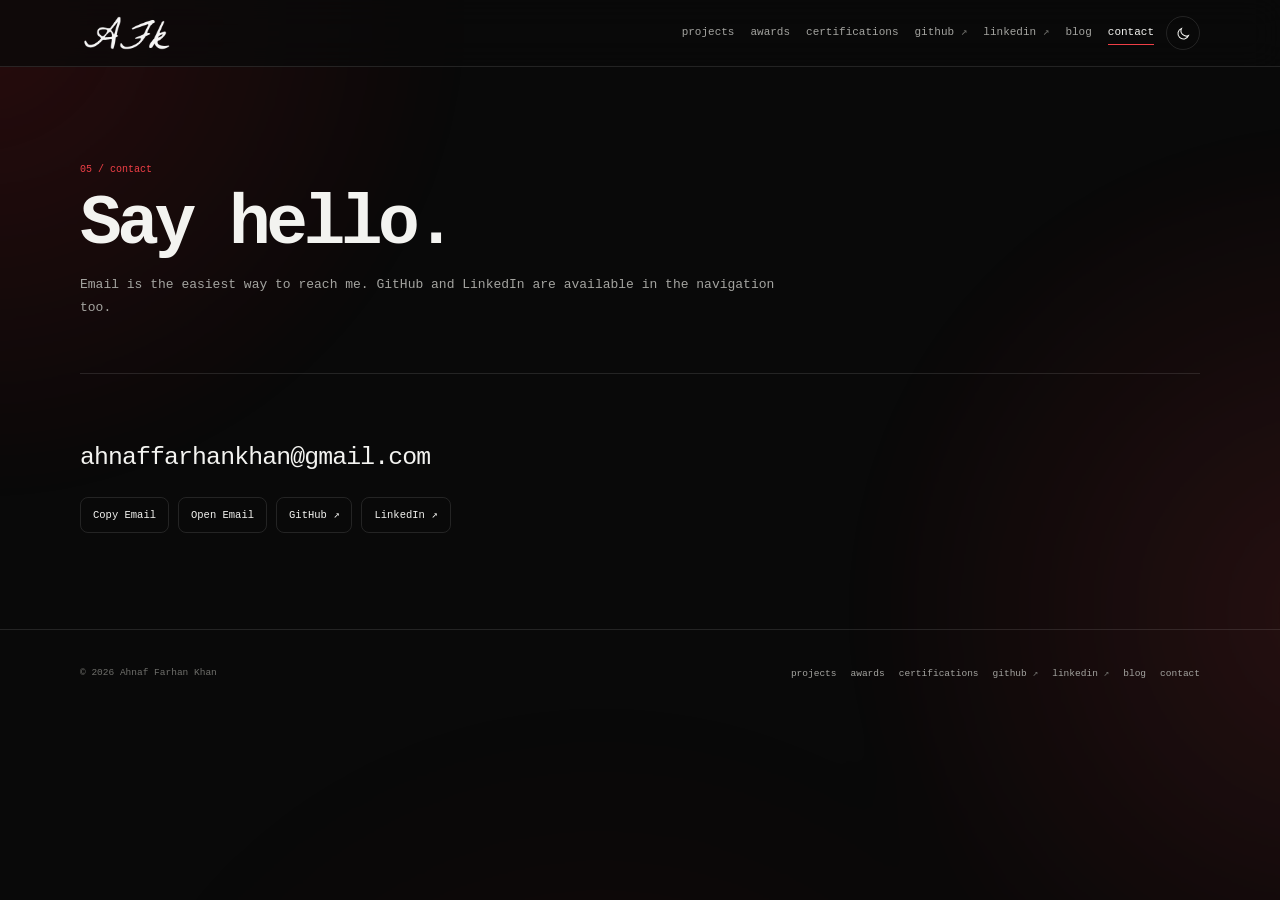
<file: contact.html>
<!doctype html>
<html lang="en">
<head>
  <!-- Basic document metadata and SEO. -->
  <meta charset="utf-8">
  <meta name="viewport" content="width=device-width, initial-scale=1">
  <title>Contact — Ahnaf Farhan Khan</title>
  <meta name="description" content="Contact Ahnaf Farhan Khan by email, GitHub, or LinkedIn.">
  <meta name="author" content="Ahnaf Farhan Khan">
  <meta name="robots" content="index, follow">
  <meta name="theme-color" content="#090909">
  <meta name="color-scheme" content="dark light">

  <!-- Canonical URL tells search engines which public URL is the main one. -->
  <link rel="canonical" href="https://afarhank.dev/contact">

  <!-- Open Graph / social sharing metadata. -->
  <meta property="og:type" content="website">
  <meta property="og:title" content="Contact — Ahnaf Farhan Khan">
  <meta property="og:description" content="Contact Ahnaf Farhan Khan by email, GitHub, or LinkedIn.">
  <meta property="og:url" content="https://afarhank.dev/contact">
  <meta property="og:site_name" content="Ahnaf Farhan Khan">
  <meta property="og:image" content="https://afarhank.dev/assets/og-card.png">
  <meta property="og:image:width" content="1200">
  <meta property="og:image:height" content="630">

  <!-- X/Twitter uses the same large social preview card. -->
  <meta name="twitter:card" content="summary_large_image">
  <meta name="twitter:title" content="Contact — Ahnaf Farhan Khan">
  <meta name="twitter:description" content="Contact Ahnaf Farhan Khan by email, GitHub, or LinkedIn.">
  <meta name="twitter:image" content="https://afarhank.dev/assets/og-card.png">

  <!-- The favicon is derived from the user's AFK signature. -->
  <link rel="icon" href="/assets/favicon.ico" sizes="any">
  <link rel="icon" href="/assets/favicon.png" type="image/png">
  <link rel="apple-touch-icon" href="/assets/apple-touch-icon.png">
  <link rel="manifest" href="/site.webmanifest">

  <!--
    Apply a saved light theme before CSS loads to prevent a white/dark flash.
    Dark remains the default when the visitor has not chosen a theme.
  -->
  <script>
    document.documentElement.classList.add("js");
    try {
      if (localStorage.getItem("theme") === "light") {
        document.documentElement.dataset.theme = "light";
      }
    } catch (_) {}
  </script>

  <!-- One shared stylesheet keeps every page visually consistent. -->
  <link rel="stylesheet" href="/style.css?v=4">

</head>
<body>
<a class="skip-link" href="#main-content">Skip to content</a>

<!-- Sticky global header: signature left, navigation and theme controls right. -->
<header class="site-header">
  <div class="shell header-inner">
    <!-- The signature links back to the homepage. -->
    <a class="signature-mark" href="/" aria-label="Ahnaf Farhan Khan — home">
      <img src="/assets/AFK-signature.png" alt="AFK signature logo" width="270" height="112">
    </a>

    <div class="header-actions">
      <!-- Full navigation is shown on desktop. -->
      <nav class="primary-nav" aria-label="Primary navigation">
        <a href="/projects">projects</a>
        <a href="/awards">awards</a>
        <a href="/certifications">certifications</a>
        <a href="https://github.com/AhnafFarhanKhan" target="_blank" rel="noopener noreferrer">github <span class="external-mark" aria-hidden="true">↗</span></a>
        <a href="https://www.linkedin.com/in/ahnaf-farhan/" target="_blank" rel="noopener noreferrer">linkedin <span class="external-mark" aria-hidden="true">↗</span></a>
        <a href="/blog">blog</a>
        <a href="/contact" aria-current="page">contact</a>
      </nav>

      <!-- Dark is the default. This button switches between dark and light themes. -->
      <button
        class="theme-toggle"
        type="button"
        data-theme-toggle
        aria-label="Switch to light theme"
        title="Switch to light theme"
        aria-pressed="false"
      >
        <svg class="icon-moon" viewBox="0 0 24 24" aria-hidden="true">
          <path d="M20 15.2A8.4 8.4 0 0 1 8.8 4 8.7 8.7 0 1 0 20 15.2Z"></path>
        </svg>
        <svg class="icon-sun" viewBox="0 0 24 24" aria-hidden="true">
          <circle cx="12" cy="12" r="3.5"></circle>
          <path d="M12 2v2.2M12 19.8V22M4.9 4.9l1.6 1.6M17.5 17.5l1.6 1.6M2 12h2.2M19.8 12H22M4.9 19.1l1.6-1.6M17.5 6.5l1.6-1.6"></path>
        </svg>
      </button>

      <!-- On smaller screens, the long navigation collapses into this menu button. -->
      <button
        class="menu-toggle"
        type="button"
        data-menu-toggle
        aria-label="Open navigation menu"
        aria-expanded="false"
        aria-controls="mobile-navigation"
      >
        <span class="menu-toggle-lines" aria-hidden="true"></span>
      </button>
    </div>
  </div>

  <!-- Mobile navigation contains the same destinations as the desktop navigation. -->
  <nav
    class="mobile-nav-panel"
    id="mobile-navigation"
    data-mobile-nav
    aria-label="Mobile navigation"
  >
    <a href="/projects">projects</a>
    <a href="/awards">awards</a>
    <a href="/certifications">certifications</a>
    <a href="https://github.com/AhnafFarhanKhan" target="_blank" rel="noopener noreferrer">github <span class="external-mark" aria-hidden="true">↗</span></a>
    <a href="https://www.linkedin.com/in/ahnaf-farhan/" target="_blank" rel="noopener noreferrer">linkedin <span class="external-mark" aria-hidden="true">↗</span></a>
    <a href="/blog">blog</a>
    <a href="/contact" aria-current="page">contact</a>
  </nav>
</header>

<main id="main-content">
<!-- Page introduction. -->
<section class="page-hero shell">
  <p class="page-eyebrow">05 / contact</p>
  <h1>Say hello.</h1>
  <p>Email is the easiest way to reach me. GitHub and LinkedIn are available in the navigation too.</p>
</section>

<!-- Contact actions include a two-second copy-email confirmation. -->
<section class="page-section shell">
  <div class="contact-card" data-reveal>
    <a class="contact-email" href="mailto:ahnaffarhankhan@gmail.com">ahnaffarhankhan@gmail.com</a>

    <div class="contact-actions">
      <button
        class="button"
        type="button"
        data-copy-email="ahnaffarhankhan@gmail.com"
        aria-label="Copy email address"
      >
        <span class="copy-label">Copy Email</span>
      </button>

      <a class="button" href="mailto:ahnaffarhankhan@gmail.com">Open Email</a>
      <a class="button" href="https://github.com/AhnafFarhanKhan" target="_blank" rel="noopener noreferrer">GitHub ↗</a>
      <a class="button" href="https://www.linkedin.com/in/ahnaf-farhan/" target="_blank" rel="noopener noreferrer">LinkedIn ↗</a>
    </div>
  </div>
</section>
</main>

<!-- Footer repeats the main destinations so navigation is available at the end of every page. -->
<footer class="site-footer">
  <div class="shell footer-inner">
    <p class="footer-copy">© 2026 Ahnaf Farhan Khan</p>

    <nav class="footer-nav" aria-label="Footer navigation">
        <a href="/projects">projects</a>
        <a href="/awards">awards</a>
        <a href="/certifications">certifications</a>
        <a href="https://github.com/AhnafFarhanKhan" target="_blank" rel="noopener noreferrer">github <span class="external-mark" aria-hidden="true">↗</span></a>
        <a href="https://www.linkedin.com/in/ahnaf-farhan/" target="_blank" rel="noopener noreferrer">linkedin <span class="external-mark" aria-hidden="true">↗</span></a>
        <a href="/blog">blog</a>
        <a href="/contact" aria-current="page">contact</a>
    </nav>
  </div>
</footer>

<!-- One shared script powers theme switching, menus, typewriter, reveal, and copy-email. -->
<script src="/script.js?v=4" defer></script>
</body>
</html>
</file>
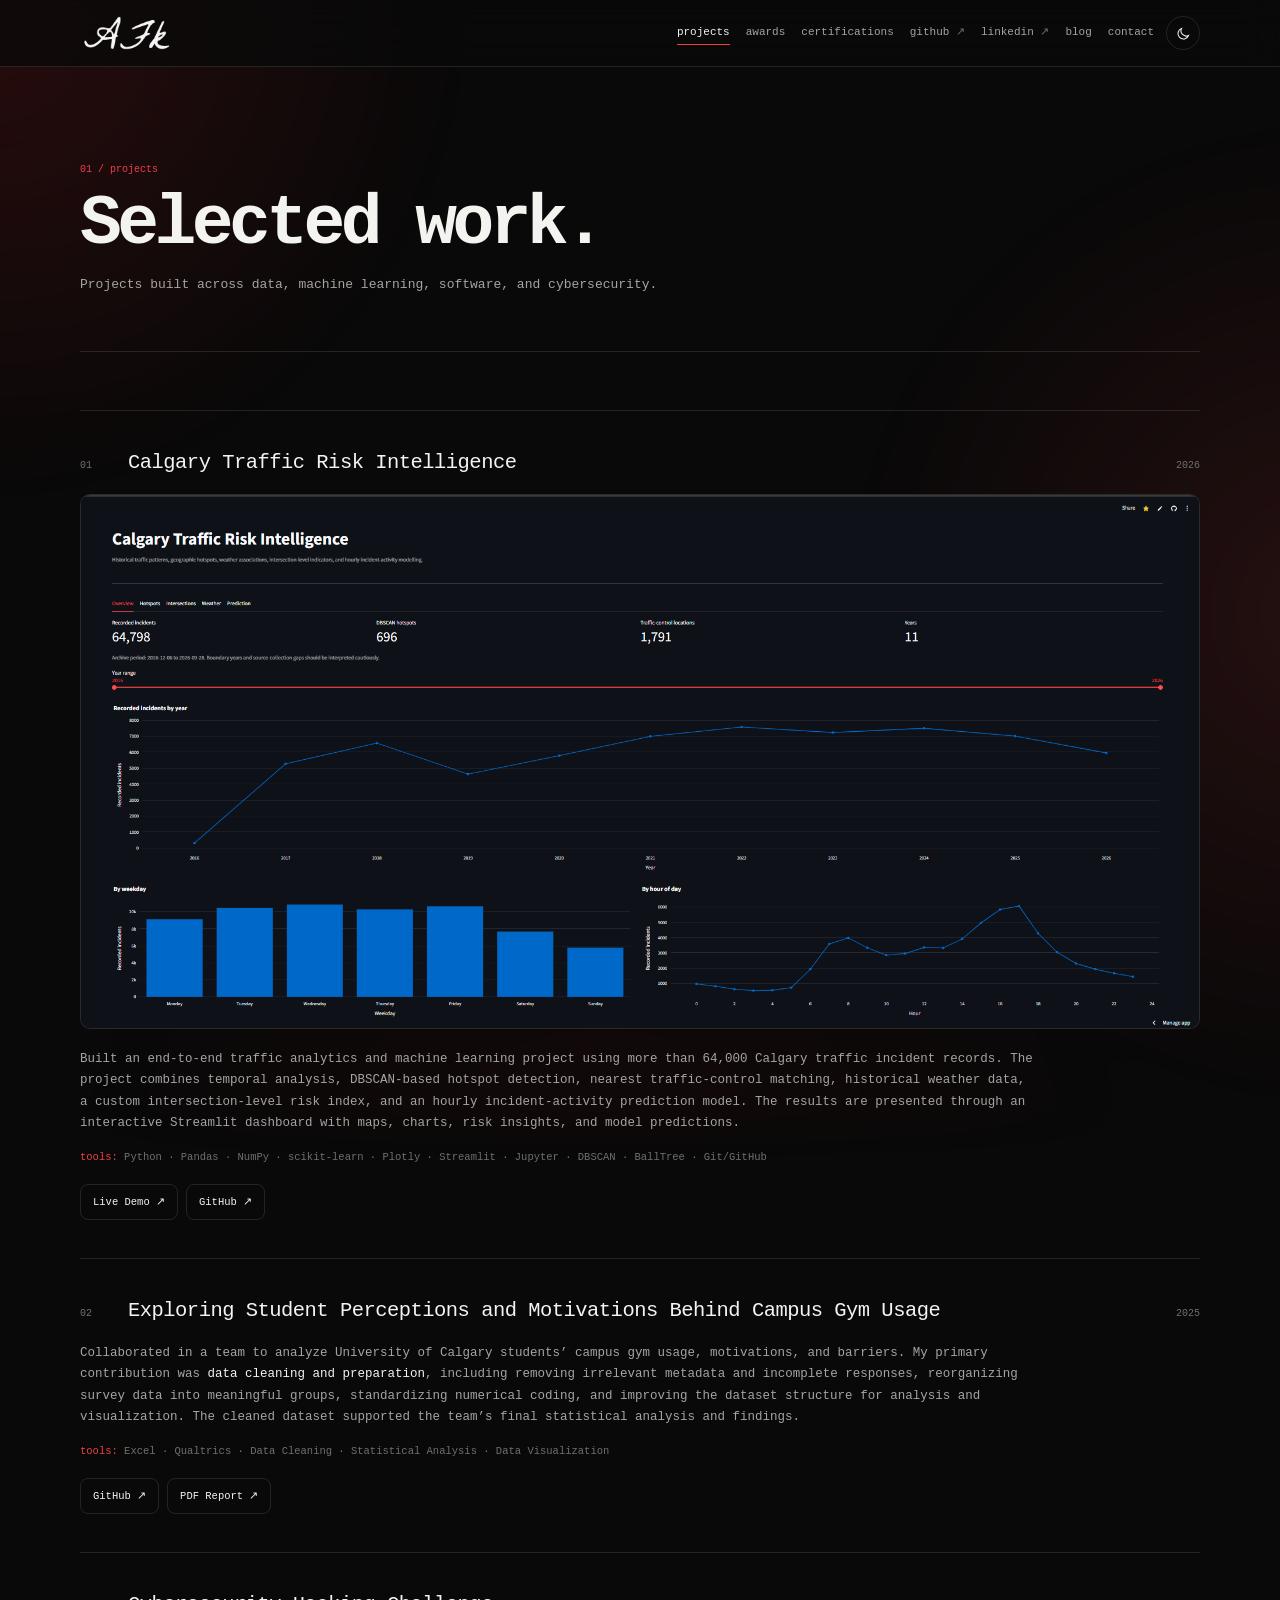
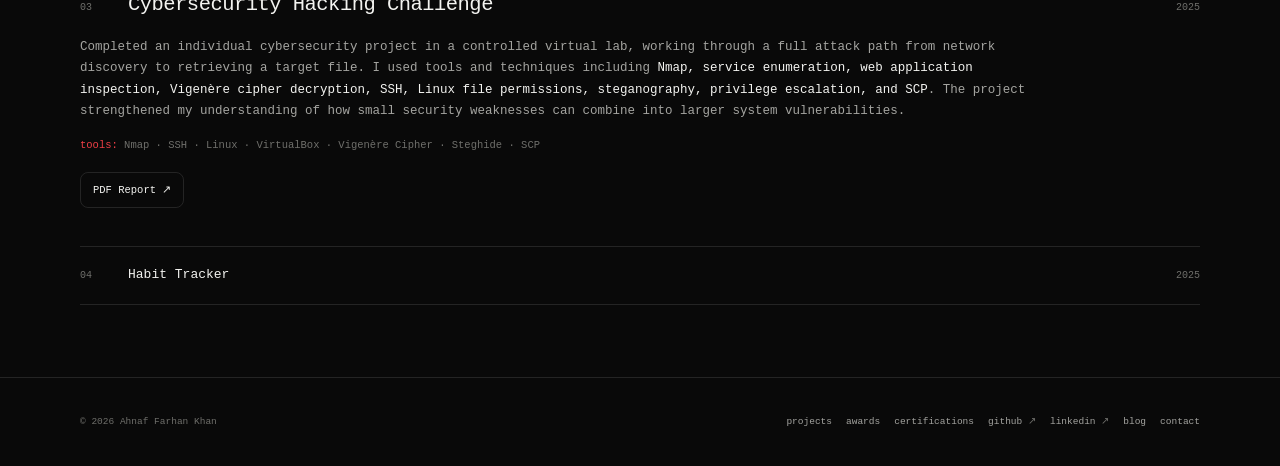
<file: projects.html>
<!doctype html>
<html lang="en">
<head>
  <!-- Basic document metadata and SEO. -->
  <meta charset="utf-8">
  <meta name="viewport" content="width=device-width, initial-scale=1">
  <title>Projects — Ahnaf Farhan Khan</title>
  <meta name="description" content="Selected software, data, and machine-learning projects by Ahnaf Farhan Khan.">
  <meta name="author" content="Ahnaf Farhan Khan">
  <meta name="robots" content="index, follow">
  <meta name="theme-color" content="#090909">
  <meta name="color-scheme" content="dark light">

  <!-- Canonical URL tells search engines which public URL is the main one. -->
  <link rel="canonical" href="https://afarhank.dev/projects">

  <!-- Open Graph / social sharing metadata. -->
  <meta property="og:type" content="website">
  <meta property="og:title" content="Projects — Ahnaf Farhan Khan">
  <meta property="og:description" content="Selected software, data, and machine-learning projects by Ahnaf Farhan Khan.">
  <meta property="og:url" content="https://afarhank.dev/projects">
  <meta property="og:site_name" content="Ahnaf Farhan Khan">
  <meta property="og:image" content="https://afarhank.dev/assets/og-card.png">
  <meta property="og:image:width" content="1200">
  <meta property="og:image:height" content="630">

  <!-- X/Twitter uses the same large social preview card. -->
  <meta name="twitter:card" content="summary_large_image">
  <meta name="twitter:title" content="Projects — Ahnaf Farhan Khan">
  <meta name="twitter:description" content="Selected software, data, and machine-learning projects by Ahnaf Farhan Khan.">
  <meta name="twitter:image" content="https://afarhank.dev/assets/og-card.png">

  <!-- The favicon is derived from the user's AFK signature. -->
  <link rel="icon" href="/assets/favicon.ico" sizes="any">
  <link rel="icon" href="/assets/favicon.png" type="image/png">
  <link rel="apple-touch-icon" href="/assets/apple-touch-icon.png">
  <link rel="manifest" href="/site.webmanifest">

  <!--
    Apply a saved light theme before CSS loads to prevent a white/dark flash.
    Dark remains the default when the visitor has not chosen a theme.
  -->
  <script>
    document.documentElement.classList.add("js");
    try {
      if (localStorage.getItem("theme") === "light") {
        document.documentElement.dataset.theme = "light";
      }
    } catch (_) {}
  </script>

  <!-- One shared stylesheet keeps every page visually consistent. -->
  <link rel="stylesheet" href="/style.css?v=4">

</head>
<body>
<a class="skip-link" href="#main-content">Skip to content</a>

<!-- Sticky global header: signature left, navigation and theme controls right. -->
<header class="site-header">
  <div class="shell header-inner">
    <!-- The signature links back to the homepage. -->
    <a class="signature-mark" href="/" aria-label="Ahnaf Farhan Khan — home">
      <img src="/assets/AFK-signature.png" alt="AFK signature logo" width="270" height="112">
    </a>

    <div class="header-actions">
      <!-- Full navigation is shown on desktop. -->
      <nav class="primary-nav" aria-label="Primary navigation">
        <a href="/projects" aria-current="page">projects</a>
        <a href="/awards">awards</a>
        <a href="/certifications">certifications</a>
        <a href="https://github.com/AhnafFarhanKhan" target="_blank" rel="noopener noreferrer">github <span class="external-mark" aria-hidden="true">↗</span></a>
        <a href="https://www.linkedin.com/in/ahnaf-farhan/" target="_blank" rel="noopener noreferrer">linkedin <span class="external-mark" aria-hidden="true">↗</span></a>
        <a href="/blog">blog</a>
        <a href="/contact">contact</a>
      </nav>

      <!-- Dark is the default. This button switches between dark and light themes. -->
      <button
        class="theme-toggle"
        type="button"
        data-theme-toggle
        aria-label="Switch to light theme"
        title="Switch to light theme"
        aria-pressed="false"
      >
        <svg class="icon-moon" viewBox="0 0 24 24" aria-hidden="true">
          <path d="M20 15.2A8.4 8.4 0 0 1 8.8 4 8.7 8.7 0 1 0 20 15.2Z"></path>
        </svg>
        <svg class="icon-sun" viewBox="0 0 24 24" aria-hidden="true">
          <circle cx="12" cy="12" r="3.5"></circle>
          <path d="M12 2v2.2M12 19.8V22M4.9 4.9l1.6 1.6M17.5 17.5l1.6 1.6M2 12h2.2M19.8 12H22M4.9 19.1l1.6-1.6M17.5 6.5l1.6-1.6"></path>
        </svg>
      </button>

      <!-- On smaller screens, the long navigation collapses into this menu button. -->
      <button
        class="menu-toggle"
        type="button"
        data-menu-toggle
        aria-label="Open navigation menu"
        aria-expanded="false"
        aria-controls="mobile-navigation"
      >
        <span class="menu-toggle-lines" aria-hidden="true"></span>
      </button>
    </div>
  </div>

  <!-- Mobile navigation contains the same destinations as the desktop navigation. -->
  <nav
    class="mobile-nav-panel"
    id="mobile-navigation"
    data-mobile-nav
    aria-label="Mobile navigation"
  >
    <a href="/projects" aria-current="page">projects</a>
    <a href="/awards">awards</a>
    <a href="/certifications">certifications</a>
    <a href="https://github.com/AhnafFarhanKhan" target="_blank" rel="noopener noreferrer">github <span class="external-mark" aria-hidden="true">↗</span></a>
    <a href="https://www.linkedin.com/in/ahnaf-farhan/" target="_blank" rel="noopener noreferrer">linkedin <span class="external-mark" aria-hidden="true">↗</span></a>
    <a href="/blog">blog</a>
    <a href="/contact">contact</a>
  </nav>
</header>

<main id="main-content">
<!-- Page introduction. -->
<section class="page-hero shell">
  <p class="page-eyebrow">01 / projects</p>
  <h1>Selected work.</h1>
  <p>Projects built across data, machine learning, software, and cybersecurity.</p>
</section>

<!-- Detailed project entries use the same visual language as the homepage. -->
<section class="page-section shell" aria-labelledby="project-list-title">
  <h2 id="project-list-title" class="sr-only">Project list</h2>

  <div class="project-showcase">

    <article class="project-feature" data-reveal>
      <div class="project-feature-head">
        <p class="project-index">01</p>
        <h3>Calgary Traffic Risk Intelligence</h3>
        <p class="project-meta">2026</p>
      </div>

      <!-- Real screenshot supplied by Farhan from the Streamlit dashboard. -->
      <figure class="project-visual">
        <img
          src="/assets/projects/calgary-traffic-risk-dashboard.png"
          alt="Calgary Traffic Risk Intelligence Streamlit dashboard showing incident totals, hotspots, traffic-control locations, and traffic charts"
          width="1919"
          height="914"
          loading="lazy"
          decoding="async"
        >
      </figure>

      <p class="project-description">
        Built an end-to-end traffic analytics and machine learning project using more than 64,000 Calgary traffic incident records. The project combines temporal analysis, DBSCAN-based hotspot detection, nearest traffic-control matching, historical weather data, a custom intersection-level risk index, and an hourly incident-activity prediction model. The results are presented through an interactive Streamlit dashboard with maps, charts, risk insights, and model predictions.
      </p>

      <p class="project-stack" aria-label="Technologies used">
        Python · Pandas · NumPy · scikit-learn · Plotly · Streamlit · Jupyter · DBSCAN · BallTree · Git/GitHub
      </p>

      <div class="project-actions" aria-label="Calgary Traffic Risk Intelligence links">
        <a class="button" href="https://calgary-traffic-risk-ai.streamlit.app/" target="_blank" rel="noopener noreferrer">Live Demo ↗</a>
        <a class="button" href="https://github.com/AhnafFarhanKhan/calgary-traffic-risk-intelligence" target="_blank" rel="noopener noreferrer">GitHub ↗</a>
      </div>
    </article>

    <article class="project-feature" data-reveal style="--reveal-delay: 70ms;">
      <div class="project-feature-head">
        <p class="project-index">02</p>
        <h3>Exploring Student Perceptions and Motivations Behind Campus Gym Usage</h3>
        <p class="project-meta">2025</p>
      </div>

      <p class="project-description">
        Collaborated in a team to analyze University of Calgary students’ campus gym usage, motivations, and barriers. My primary contribution was <strong>data cleaning and preparation</strong>, including removing irrelevant metadata and incomplete responses, reorganizing survey data into meaningful groups, standardizing numerical coding, and improving the dataset structure for analysis and visualization. The cleaned dataset supported the team’s final statistical analysis and findings.
      </p>

      <p class="project-stack" aria-label="Technologies and methods used">
        Excel · Qualtrics · Data Cleaning · Statistical Analysis · Data Visualization
      </p>

      <div class="project-actions" aria-label="Campus gym analysis links">
        <a class="button" href="https://github.com/AhnafFarhanKhan/Data_201_FINAL-PROJECT" target="_blank" rel="noopener noreferrer">GitHub ↗</a>
        <a class="button" href="/assets/reports/campus-gym-usage-report.pdf" target="_blank" rel="noopener noreferrer">PDF Report ↗</a>
      </div>
    </article>

    <article class="project-feature" data-reveal style="--reveal-delay: 140ms;">
      <div class="project-feature-head">
        <p class="project-index">03</p>
        <h3>Cybersecurity Hacking Challenge</h3>
        <p class="project-meta">2025</p>
      </div>

      <p class="project-description">
        Completed an individual cybersecurity project in a controlled virtual lab, working through a full attack path from network discovery to retrieving a target file. I used tools and techniques including <strong>Nmap, service enumeration, web application inspection, Vigenère cipher decryption, SSH, Linux file permissions, steganography, privilege escalation, and SCP</strong>. The project strengthened my understanding of how small security weaknesses can combine into larger system vulnerabilities.
      </p>

      <p class="project-stack" aria-label="Technologies and methods used">
        Nmap · SSH · Linux · VirtualBox · Vigenère Cipher · Steghide · SCP
      </p>

      <div class="project-actions" aria-label="Cybersecurity hacking challenge links">
        <a class="button" href="/assets/reports/cybersecurity-hacking-challenge-report.pdf" target="_blank" rel="noopener noreferrer">PDF Report ↗</a>
      </div>
    </article>

    <!-- Habit Tracker stays intentionally minimal until a fuller case study is added. -->
    <div class="project-list project-list-single">
      <div class="project-row" data-reveal style="--reveal-delay: 180ms;">
        <p class="project-index">04</p>
        <h3>Habit Tracker</h3>
        <p class="project-meta">2025</p>
      </div>
    </div>
  </div>
</section>
</main>

<!-- Footer repeats the main destinations so navigation is available at the end of every page. -->
<footer class="site-footer">
  <div class="shell footer-inner">
    <p class="footer-copy">© 2026 Ahnaf Farhan Khan</p>

    <nav class="footer-nav" aria-label="Footer navigation">
        <a href="/projects" aria-current="page">projects</a>
        <a href="/awards">awards</a>
        <a href="/certifications">certifications</a>
        <a href="https://github.com/AhnafFarhanKhan" target="_blank" rel="noopener noreferrer">github <span class="external-mark" aria-hidden="true">↗</span></a>
        <a href="https://www.linkedin.com/in/ahnaf-farhan/" target="_blank" rel="noopener noreferrer">linkedin <span class="external-mark" aria-hidden="true">↗</span></a>
        <a href="/blog">blog</a>
        <a href="/contact">contact</a>
    </nav>
  </div>
</footer>

<!-- One shared script powers theme switching, menus, typewriter, reveal, and copy-email. -->
<script src="/script.js?v=4" defer></script>
</body>
</html>
</file>
<file: style.css>
/* ================================================================
   afarhank.dev — shared site styles
   Plain CSS, no framework. The sections below are intentionally
   commented so future edits are easy to find and understand.
   ================================================================ */

/* ---------- 1. Theme tokens ---------- */
:root {
  color-scheme: dark;

  --bg: #090909;
  --surface: #101010;
  --surface-soft: rgba(255, 255, 255, 0.035);
  --text: #f3f3f0;
  --muted: #a4a4a0;
  --faint: #6f6f6b;
  --line: rgba(255, 255, 255, 0.11);
  --accent: #ef3f46;
  --accent-soft: #ff6268;
  --header-bg: rgba(9, 9, 9, 0.78);
  --glow-opacity: 0.72;
  --grain-opacity: 0.027;

  --max-width: 1120px;
  --content-width: 820px;
  --radius: 12px;

  --mono: ui-monospace, SFMono-Regular, Menlo, Monaco, Consolas,
    "Liberation Mono", "Courier New", monospace;

  --ease-out: cubic-bezier(0.22, 1, 0.36, 1);
}

/* Light mode keeps the same red identity, but uses warm off-white. */
:root[data-theme="light"] {
  color-scheme: light;

  --bg: #f7f5ef;
  --surface: #efede6;
  --surface-soft: rgba(18, 18, 16, 0.035);
  --text: #171716;
  --muted: #676762;
  --faint: #8c8b84;
  --line: rgba(20, 20, 18, 0.13);
  --accent: #d92f36;
  --accent-soft: #b92329;
  --header-bg: rgba(247, 245, 239, 0.82);
  --glow-opacity: 0.28;
  --grain-opacity: 0.018;
}

/* ---------- 2. Base / reset ---------- */
* {
  box-sizing: border-box;
}

html {
  scroll-behavior: smooth;
  scroll-padding-top: 82px;
  background: var(--bg);
}

body {
  margin: 0;
  min-height: 100vh;
  overflow-x: hidden;
  background: var(--bg);
  color: var(--text);
  font-family: var(--mono);
  font-size: 15px;
  line-height: 1.72;
  -webkit-font-smoothing: antialiased;
  text-rendering: optimizeLegibility;
  transition: background-color 280ms ease, color 280ms ease;
}

/* Keep real site content above the decorative background layers. */
.site-header,
main,
.site-footer {
  position: relative;
  z-index: 2;
}

a {
  color: inherit;
  text-decoration: none;
}

a:focus-visible,
button:focus-visible {
  outline: 2px solid var(--accent);
  outline-offset: 4px;
}

::selection {
  background: var(--accent);
  color: #fff;
}

img,
svg {
  display: block;
}

h1,
h2,
h3,
p {
  margin-top: 0;
}

button,
input,
textarea,
select {
  font: inherit;
}

/* A reusable centered content container. */
.shell {
  width: min(calc(100% - 44px), var(--max-width));
  margin-inline: auto;
}

/* Screen-reader-only text for accessible dynamic animations. */
.sr-only {
  position: absolute;
  width: 1px;
  height: 1px;
  padding: 0;
  margin: -1px;
  overflow: hidden;
  clip: rect(0, 0, 0, 0);
  white-space: nowrap;
  border: 0;
}

/* Keyboard users can skip the navigation and jump to the content. */
.skip-link {
  position: fixed;
  top: 12px;
  left: 16px;
  z-index: 1000;
  transform: translateY(-170%);
  padding: 7px 10px;
  border: 1px solid var(--accent);
  border-radius: 7px;
  background: var(--bg);
  color: var(--text);
  font-size: 11px;
  transition: transform 160ms ease;
}

.skip-link:focus {
  transform: translateY(0);
}

/* ---------- 3. Continuous background: red glow + subtle grain ---------- */
/*
   The first fixed layer is the slowly drifting red glow.
   It is intentionally low-opacity so text stays the focus.
*/
body::before {
  content: "";
  position: fixed;
  inset: -24%;
  z-index: 0;
  pointer-events: none;
  opacity: var(--glow-opacity);
  background:
    radial-gradient(circle at 16% 18%, rgba(215, 34, 41, 0.22), transparent 25%),
    radial-gradient(circle at 86% 62%, rgba(239, 63, 70, 0.18), transparent 27%),
    radial-gradient(circle at 48% 108%, rgba(125, 15, 20, 0.15), transparent 31%);
  filter: blur(18px);
  transform: translate3d(0, 0, 0) scale(1.02);
  animation: glow-drift 26s var(--ease-out) infinite alternate;
  will-change: transform;
}

/*
   The second layer is a very faint procedural grain texture.
   Moving the texture by a few pixels keeps it from feeling perfectly static.
*/
body::after {
  content: "";
  position: fixed;
  inset: 0;
  z-index: 1;
  pointer-events: none;
  opacity: var(--grain-opacity);
  background-image: url("data:image/svg+xml,%3Csvg viewBox='0 0 180 180' xmlns='http://www.w3.org/2000/svg'%3E%3Cfilter id='n'%3E%3CfeTurbulence type='fractalNoise' baseFrequency='.82' numOctaves='4' stitchTiles='stitch'/%3E%3C/filter%3E%3Crect width='100%25' height='100%25' filter='url(%23n)' opacity='.72'/%3E%3C/svg%3E");
  background-size: 180px 180px;
  mix-blend-mode: soft-light;
  animation: grain-shift 8s steps(8, end) infinite;
}

@keyframes glow-drift {
  0% {
    transform: translate3d(-2.5%, -1%, 0) scale(1.02) rotate(0.001deg);
  }
  50% {
    transform: translate3d(2%, 2.4%, 0) scale(1.07) rotate(0.001deg);
  }
  100% {
    transform: translate3d(4.5%, -2%, 0) scale(1.035) rotate(0.001deg);
  }
}

@keyframes grain-shift {
  0% { background-position: 0 0; }
  25% { background-position: 9px -7px; }
  50% { background-position: -8px 8px; }
  75% { background-position: 6px 11px; }
  100% { background-position: -10px -6px; }
}

/* ---------- 4. Header / signature / navigation ---------- */
.site-header {
  position: sticky;
  top: 0;
  z-index: 50;
  border-bottom: 1px solid var(--line);
  background: var(--header-bg);
  backdrop-filter: blur(16px) saturate(118%);
  -webkit-backdrop-filter: blur(16px) saturate(118%);
}

.header-inner {
  min-height: 66px;
  display: flex;
  align-items: center;
  justify-content: space-between;
  gap: 24px;
}

/*
   The original PNG had large transparent margins. The version in /assets
   is tightly cropped, so it can now be sized normally without offsets.
*/
.signature-mark {
  width: 94px;
  flex: 0 0 auto;
  display: inline-flex;
  align-items: center;
}

.signature-mark img {
  width: 100%;
  height: auto;
  filter: invert(1);
  opacity: 0.96;
  transition: filter 280ms ease, opacity 180ms ease, transform 220ms var(--ease-out);
}

/* The PNG is black, so light mode displays it without inversion. */
:root[data-theme="light"] .signature-mark img {
  filter: none;
}

.signature-mark:hover img {
  opacity: 0.78;
  transform: translateY(-1px) rotate(-1deg);
}

.header-actions {
  display: flex;
  align-items: center;
  gap: 12px;
  min-width: 0;
}

.primary-nav {
  display: flex;
  align-items: center;
  gap: 16px;
}

.primary-nav a,
.footer-nav a,
.mobile-nav-panel a,
.inline-more a {
  position: relative;
  color: var(--muted);
  font-size: 11px;
  line-height: 1.4;
  transition: color 180ms ease;
}

.primary-nav a::after,
.footer-nav a::after,
.inline-more a::after {
  content: "";
  position: absolute;
  left: 0;
  right: 100%;
  bottom: -4px;
  height: 1px;
  background: var(--accent);
  transition: right 230ms var(--ease-out);
}

.primary-nav a:hover,
.primary-nav a[aria-current="page"],
.footer-nav a:hover,
.mobile-nav-panel a:hover,
.mobile-nav-panel a[aria-current="page"],
.inline-more a:hover {
  color: var(--text);
}

.primary-nav a:hover::after,
.primary-nav a[aria-current="page"]::after,
.footer-nav a:hover::after,
.inline-more a:hover::after {
  right: 0;
}

/* External links use a slightly fainter arrow so the label stays primary. */
.external-mark {
  color: var(--faint);
}

.theme-toggle,
.menu-toggle {
  width: 34px;
  height: 34px;
  flex: 0 0 auto;
  display: grid;
  place-items: center;
  border: 1px solid var(--line);
  border-radius: 999px;
  background: transparent;
  color: var(--text);
  cursor: pointer;
  transition:
    border-color 180ms ease,
    background-color 180ms ease,
    transform 220ms var(--ease-out);
}

.theme-toggle:hover,
.menu-toggle:hover {
  border-color: var(--accent);
  background: var(--surface-soft);
  transform: translateY(-1px);
}

.theme-toggle svg {
  width: 15px;
  height: 15px;
  stroke: currentColor;
  fill: none;
  stroke-width: 1.7;
}

.icon-sun {
  display: none;
}

:root[data-theme="light"] .icon-moon {
  display: none;
}

:root[data-theme="light"] .icon-sun {
  display: block;
}

/* Mobile menu button is hidden on desktop. */
.menu-toggle {
  display: none;
}

.menu-toggle-lines,
.menu-toggle-lines::before,
.menu-toggle-lines::after {
  width: 14px;
  height: 1px;
  display: block;
  background: currentColor;
  content: "";
  transition: transform 220ms var(--ease-out), opacity 160ms ease;
}

.menu-toggle-lines {
  position: relative;
}

.menu-toggle-lines::before {
  position: absolute;
  top: -4px;
}

.menu-toggle-lines::after {
  position: absolute;
  top: 4px;
}

.menu-toggle[aria-expanded="true"] .menu-toggle-lines {
  background: transparent;
}

.menu-toggle[aria-expanded="true"] .menu-toggle-lines::before {
  transform: translateY(4px) rotate(45deg);
}

.menu-toggle[aria-expanded="true"] .menu-toggle-lines::after {
  transform: translateY(-4px) rotate(-45deg);
}

/* Collapsible navigation used only on smaller screens. */
.mobile-nav-panel {
  display: none;
  width: min(calc(100% - 44px), var(--max-width));
  margin: 0 auto;
  padding: 0 0 14px;
  grid-template-columns: repeat(2, minmax(0, 1fr));
  gap: 0;
}

.mobile-nav-panel.is-open {
  display: grid;
}

.mobile-nav-panel a {
  padding: 10px 0;
  border-top: 1px solid var(--line);
}

/* ---------- 5. Homepage hero ---------- */
.hero {
  max-width: var(--max-width);
  padding-top: clamp(68px, 8vw, 96px);
  padding-bottom: clamp(54px, 7vw, 78px);
}

.kicker {
  margin: 0 0 14px;
  color: var(--muted);
  font-size: 11px;
}

.kicker .accent {
  color: var(--accent);
}

.hero h1 {
  max-width: 980px;
  margin: 0 0 16px;
  font-size: clamp(2.9rem, 7.2vw, 5.8rem);
  line-height: 0.98;
  letter-spacing: -0.075em;
  font-weight: 600;
}

/* The preferred name "Farhan" gets a hand-drawn animated red underline. */
.name-emphasis {
  position: relative;
  display: inline-block;
  white-space: nowrap;
}

.name-underline {
  position: absolute;
  left: -2%;
  bottom: -0.13em;
  width: 105%;
  height: 0.22em;
  overflow: visible;
  pointer-events: none;
}

.name-underline path {
  fill: none;
  stroke: var(--accent);
  stroke-width: 5;
  stroke-linecap: round;
  stroke-linejoin: round;
  vector-effect: non-scaling-stroke;
  stroke-dasharray: 220;
  stroke-dashoffset: 220;
  animation: underline-draw 1450ms var(--ease-out) 480ms forwards;
}

@keyframes underline-draw {
  to { stroke-dashoffset: 0; }
}

.hero-role {
  min-height: 1.9em;
  margin: 0 0 18px;
  color: var(--muted);
  font-size: clamp(1rem, 2vw, 1.16rem);
}

/* Fixed minimum width prevents the typewriter from shifting nearby content. */
.typewriter-slot {
  display: inline-block;
  min-width: 15ch;
  color: var(--accent);
}

.type-cursor {
  display: inline-block;
  width: 1px;
  height: 1.08em;
  margin-left: 3px;
  vertical-align: -0.13em;
  background: var(--accent);
  animation: cursor-blink 720ms steps(1, end) infinite;
}

@keyframes cursor-blink {
  50% { opacity: 0; }
}

.hero-lede {
  max-width: 760px;
  margin: 0;
  color: var(--muted);
  font-size: clamp(0.96rem, 1.7vw, 1.05rem);
}

.hero-lede strong {
  color: var(--text);
  font-weight: 500;
}

/* ---------- 6. Compact homepage sections ---------- */
.home-section {
  padding: clamp(42px, 5.5vw, 58px) 0;
  border-top: 1px solid var(--line);
}

.section-head {
  display: flex;
  align-items: baseline;
  justify-content: space-between;
  gap: 18px;
  margin-bottom: 20px;
}

.section-head h2,
.page-section h2 {
  margin: 0;
  font-size: 14px;
  font-weight: 500;
  letter-spacing: -0.02em;
}

.section-head h2::before,
.page-section h2::before {
  content: "# ";
  color: var(--accent);
}

/* Small utility link used at the right side of section headings. */
.section-link {
  position: relative;
  color: var(--muted);
  font-size: 11px;
  transition: color 180ms ease;
}

.section-link::after {
  content: "";
  position: absolute;
  left: 0;
  right: 100%;
  bottom: -4px;
  height: 1px;
  background: var(--accent);
  transition: right 230ms var(--ease-out);
}

.section-link:hover {
  color: var(--text);
}

.section-link:hover::after {
  right: 0;
}

.about-copy {
  max-width: 900px;
  margin: 0;
  color: var(--muted);
  font-size: 13.5px;
}

.status-line {
  max-width: 900px;
  margin: 18px 0 0;
  color: var(--faint);
  font-size: 11.5px;
}

.status-line::before {
  content: "> ";
  color: var(--accent);
}

/* Compact project rows keep the homepage easy to scan. */
.project-list {
  border-top: 1px solid var(--line);
}

.project-row {
  min-height: 58px;
  display: grid;
  grid-template-columns: 34px 1fr auto;
  align-items: center;
  gap: 14px;
  border-bottom: 1px solid var(--line);
  transition:
    padding-left 220ms var(--ease-out),
    background-color 180ms ease,
    color 180ms ease;
}

.project-row:hover {
  padding-left: 8px;
  background: linear-gradient(90deg, rgba(239, 63, 70, 0.065), transparent 55%);
}

.project-index,
.project-meta {
  margin: 0;
  color: var(--faint);
  font-size: 10px;
  white-space: nowrap;
}

.project-row h3 {
  margin: 0;
  font-size: 13px;
  font-weight: 500;
}

/* "More" is intentionally a single lightweight line, not a card grid. */
.more-strip {
  display: flex;
  align-items: baseline;
  flex-wrap: wrap;
  gap: 14px;
}

.more-strip h2 {
  margin: 0 6px 0 0;
  font-size: 14px;
  font-weight: 500;
}

.more-strip h2::before {
  content: "# ";
  color: var(--accent);
}

.inline-more {
  display: flex;
  align-items: center;
  flex-wrap: wrap;
  gap: 11px;
}

.inline-more .separator {
  color: var(--faint);
  font-size: 9px;
}

/* ---------- 7. Subpage layout ---------- */
.page-hero {
  padding: clamp(64px, 8vw, 94px) 0 clamp(38px, 5vw, 54px);
}

.page-eyebrow {
  margin: 0 0 11px;
  color: var(--accent);
  font-size: 10px;
}

.page-hero h1 {
  max-width: 850px;
  margin: 0 0 14px;
  font-size: clamp(2.2rem, 6vw, 4.35rem);
  line-height: 1.02;
  letter-spacing: -0.065em;
  font-weight: 600;
}

.page-hero > p:last-child {
  max-width: 720px;
  margin-bottom: 0;
  color: var(--muted);
  font-size: 13px;
}

.page-section {
  padding: clamp(38px, 5vw, 58px) 0;
  border-top: 1px solid var(--line);
}

.prose {
  max-width: 850px;
}

.prose p {
  color: var(--muted);
  font-size: 13.5px;
}

/* Small fact rows for the optional About subpage. */
.fact-list {
  margin-top: 26px;
  border-top: 1px solid var(--line);
}

.fact-row {
  display: grid;
  grid-template-columns: 145px 1fr;
  gap: 22px;
  padding: 12px 0;
  border-bottom: 1px solid var(--line);
  font-size: 12px;
}

.fact-row span:first-child {
  color: var(--faint);
}

/* Awards / simple text lists. */
.award-list,
.simple-list {
  border-top: 1px solid var(--line);
}

.award-item,
.simple-item {
  display: grid;
  grid-template-columns: 1fr auto;
  gap: 22px;
  padding: 16px 0;
  border-bottom: 1px solid var(--line);
}

.award-item p,
.simple-item p {
  margin: 0;
  font-size: 12.5px;
}

.year {
  color: var(--faint);
  font-size: 10px;
  white-space: nowrap;
}

/* Minimal placeholder panels for certifications and blog. */
.empty-panel {
  max-width: 760px;
  padding: 20px 0;
  border-top: 1px solid var(--line);
  border-bottom: 1px solid var(--line);
}

.empty-panel .label {
  margin-bottom: 8px;
  color: var(--accent);
  font-size: 10px;
}

.empty-panel h2 {
  margin: 0 0 6px;
  font-size: 15px;
  font-weight: 500;
}

.empty-panel p:last-child {
  margin-bottom: 0;
  color: var(--muted);
  font-size: 12px;
}

/* Contact page and copy-email feedback. */
.contact-card {
  padding: 4px 0 24px;
}

.contact-email {
  display: inline-block;
  max-width: 100%;
  margin-bottom: 18px;
  color: var(--text);
  font-size: clamp(1rem, 3.2vw, 1.55rem);
  letter-spacing: -0.035em;
  overflow-wrap: anywhere;
  transition: color 180ms ease;
}

.contact-email:hover {
  color: var(--accent);
}

.contact-actions {
  display: flex;
  flex-wrap: wrap;
  gap: 9px;
}

.button {
  min-height: 36px;
  display: inline-flex;
  align-items: center;
  justify-content: center;
  padding: 0 12px;
  border: 1px solid var(--line);
  border-radius: 8px;
  background: transparent;
  color: var(--text);
  cursor: pointer;
  font-size: 10.5px;
  transition:
    border-color 180ms ease,
    color 180ms ease,
    background-color 180ms ease,
    transform 220ms var(--ease-out),
    opacity 180ms ease;
}

.button:hover {
  border-color: var(--accent);
  color: var(--accent);
  background: var(--surface-soft);
  transform: translateY(-1px);
}

.button.is-copied {
  border-color: var(--accent);
  color: var(--accent);
}

.copy-label {
  display: inline-block;
  transition: opacity 160ms ease, transform 160ms ease;
}

.button.is-copied .copy-label {
  animation: copy-feedback 220ms var(--ease-out);
}

@keyframes copy-feedback {
  0% { opacity: 0.25; transform: translateY(2px); }
  100% { opacity: 1; transform: translateY(0); }
}

/* ---------- 8. Footer ---------- */
.site-footer {
  margin-top: 14px;
  border-top: 1px solid var(--line);
}

.footer-inner {
  min-height: 88px;
  display: flex;
  align-items: center;
  justify-content: space-between;
  gap: 24px;
}

.footer-copy {
  margin: 0;
  color: var(--faint);
  font-size: 9.5px;
}

.footer-nav {
  display: flex;
  justify-content: flex-end;
  align-items: center;
  flex-wrap: wrap;
  gap: 14px;
}

.footer-nav a {
  font-size: 9.5px;
}

/* ---------- 9. Smooth reveal-on-scroll animation ---------- */
/*
   Hidden state is only applied when JavaScript is available.
   Every item moves exactly 20px and fades over 500ms, once.
*/
.js [data-reveal] {
  opacity: 0;
  transform: translateY(20px);
}

.js [data-reveal].is-visible {
  opacity: 1;
  transform: translateY(0);
  transition:
    opacity 500ms var(--ease-out) var(--reveal-delay, 0ms),
    transform 500ms var(--ease-out) var(--reveal-delay, 0ms);
}

/* ---------- 10. Responsive layout ---------- */
@media (min-width: 1001px) {
  .mobile-nav-panel {
    display: none !important;
  }
}

@media (max-width: 1000px) {
  /* The full seven-link navigation becomes a compact mobile menu. */
  .primary-nav {
    display: none;
  }

  .menu-toggle {
    display: grid;
  }
}

@media (max-width: 720px) {
  .shell,
  .mobile-nav-panel {
    width: min(calc(100% - 28px), var(--max-width));
  }

  .header-inner {
    min-height: 62px;
  }

  .signature-mark {
    width: 82px;
  }

  .hero {
    padding-top: 58px;
    padding-bottom: 50px;
  }

  .hero h1 {
    font-size: clamp(2.7rem, 14vw, 4.6rem);
  }

  .typewriter-slot {
    min-width: 14ch;
  }

  .home-section {
    padding: 38px 0;
  }

  .project-row {
    grid-template-columns: 28px 1fr;
    gap: 10px;
    padding: 10px 0;
  }

  .project-meta {
    grid-column: 2;
    margin-top: -7px;
  }

  .project-row:hover {
    padding-left: 0;
  }

  .fact-row {
    grid-template-columns: 1fr;
    gap: 2px;
  }

  .award-item,
  .simple-item {
    grid-template-columns: 1fr;
    gap: 4px;
  }

  .footer-inner {
    min-height: auto;
    padding: 22px 0;
    align-items: flex-start;
    flex-direction: column;
    gap: 13px;
  }

  .footer-nav {
    justify-content: flex-start;
    gap: 12px;
  }
}

@media (max-width: 430px) {
  .mobile-nav-panel {
    grid-template-columns: 1fr;
  }

  .hero h1 {
    font-size: clamp(2.55rem, 15.2vw, 3.8rem);
  }

  .hero-lede,
  .about-copy {
    font-size: 13px;
  }
}

/* ---------- 11. Reduced-motion accessibility ---------- */
@media (prefers-reduced-motion: reduce) {
  html {
    scroll-behavior: auto;
  }

  *,
  *::before,
  *::after {
    animation-duration: 0.01ms !important;
    animation-iteration-count: 1 !important;
    transition-duration: 0.01ms !important;
  }

  body::before {
    transform: none !important;
  }

  body::after {
    background-position: 0 0 !important;
  }

  .js [data-reveal] {
    opacity: 1 !important;
    transform: none !important;
  }

  .type-cursor {
    display: none;
  }

  .name-underline path {
    stroke-dashoffset: 0 !important;
  }
}


/* ---------- 12. Detailed project entries ---------- */
/*
   Richer project content uses the same thin borders, small type, and red accent
   as the rest of the portfolio so the redesign does not feel like a new theme.
*/
.project-showcase {
  border-top: 1px solid var(--line);
}

.project-feature {
  padding: clamp(26px, 4vw, 38px) 0;
  border-bottom: 1px solid var(--line);
}

.project-feature-head {
  display: grid;
  grid-template-columns: 34px minmax(0, 1fr) auto;
  align-items: baseline;
  gap: 14px;
  margin-bottom: 18px;
}

.project-feature-head h3 {
  margin: 0;
  font-size: clamp(1rem, 2vw, 1.28rem);
  line-height: 1.35;
  font-weight: 500;
  letter-spacing: -0.025em;
}

.project-visual {
  margin: 0 0 20px;
  overflow: hidden;
  border: 1px solid var(--line);
  border-radius: 10px;
  background: var(--surface);
}

.project-visual img {
  width: 100%;
  height: auto;
  transition: transform 500ms var(--ease-out), opacity 250ms ease;
}

.project-feature:hover .project-visual img {
  transform: scale(1.006);
}

.project-description {
  max-width: 960px;
  margin: 0;
  color: var(--muted);
  font-size: 12.5px;
}

.project-description strong {
  color: var(--text);
  font-weight: 500;
}

.project-stack {
  max-width: 960px;
  margin: 14px 0 0;
  color: var(--faint);
  font-size: 10.5px;
  line-height: 1.65;
}

.project-stack::before {
  content: "tools: ";
  color: var(--accent);
}

.project-actions {
  display: flex;
  flex-wrap: wrap;
  gap: 8px;
  margin-top: 18px;
}

/* The final minimal project row sits inside the same showcase border system. */
.project-list-single {
  border-top: 0;
}

.project-list-single .project-row {
  border-bottom: 1px solid var(--line);
}

/* ---------- 13. Awards and certifications utility actions ---------- */
.award-aside {
  display: flex;
  align-items: center;
  justify-content: flex-end;
  flex-wrap: wrap;
  gap: 10px;
}

.mini-button {
  min-height: 30px;
  display: inline-flex;
  align-items: center;
  justify-content: center;
  padding: 0 9px;
  border: 1px solid var(--line);
  border-radius: 7px;
  color: var(--muted);
  font-size: 9.5px;
  white-space: nowrap;
  transition:
    color 180ms ease,
    border-color 180ms ease,
    background-color 180ms ease,
    transform 220ms var(--ease-out);
}

.mini-button:hover {
  color: var(--accent);
  border-color: var(--accent);
  background: var(--surface-soft);
  transform: translateY(-1px);
}

.cert-list {
  border-top: 1px solid var(--line);
}

.cert-item {
  display: grid;
  grid-template-columns: minmax(0, 1fr) auto;
  align-items: center;
  gap: 28px;
  padding: 20px 0;
  border-bottom: 1px solid var(--line);
}

.cert-copy {
  max-width: 790px;
}

.cert-status {
  margin: 0 0 6px;
  color: var(--accent);
  font-size: 9.5px;
}

.cert-copy h2 {
  margin: 0 0 6px;
  font-size: 13px;
  font-weight: 500;
}

/* This page uses real headings; suppress the generic # prefix here. */
.cert-copy h2::before {
  content: none;
}

.cert-copy p:last-child {
  margin: 0;
  color: var(--muted);
  font-size: 11.5px;
}

@media (max-width: 720px) {
  .project-feature-head {
    grid-template-columns: 28px minmax(0, 1fr);
    gap: 10px;
  }

  .project-feature-head .project-meta {
    grid-column: 2;
    margin-top: -6px;
  }

  .project-description {
    font-size: 12px;
  }

  .project-actions .button {
    min-height: 34px;
  }

  .award-aside {
    justify-content: flex-start;
  }

  .cert-item {
    grid-template-columns: 1fr;
    gap: 12px;
  }

  .cert-item .mini-button {
    justify-self: start;
  }
}

/* New project/award/certification effects also respect reduced-motion settings. */
@media (prefers-reduced-motion: reduce) {
  .project-visual img,
  .mini-button {
    transition-duration: 0.01ms !important;
    transform: none !important;
  }
}
</file>
